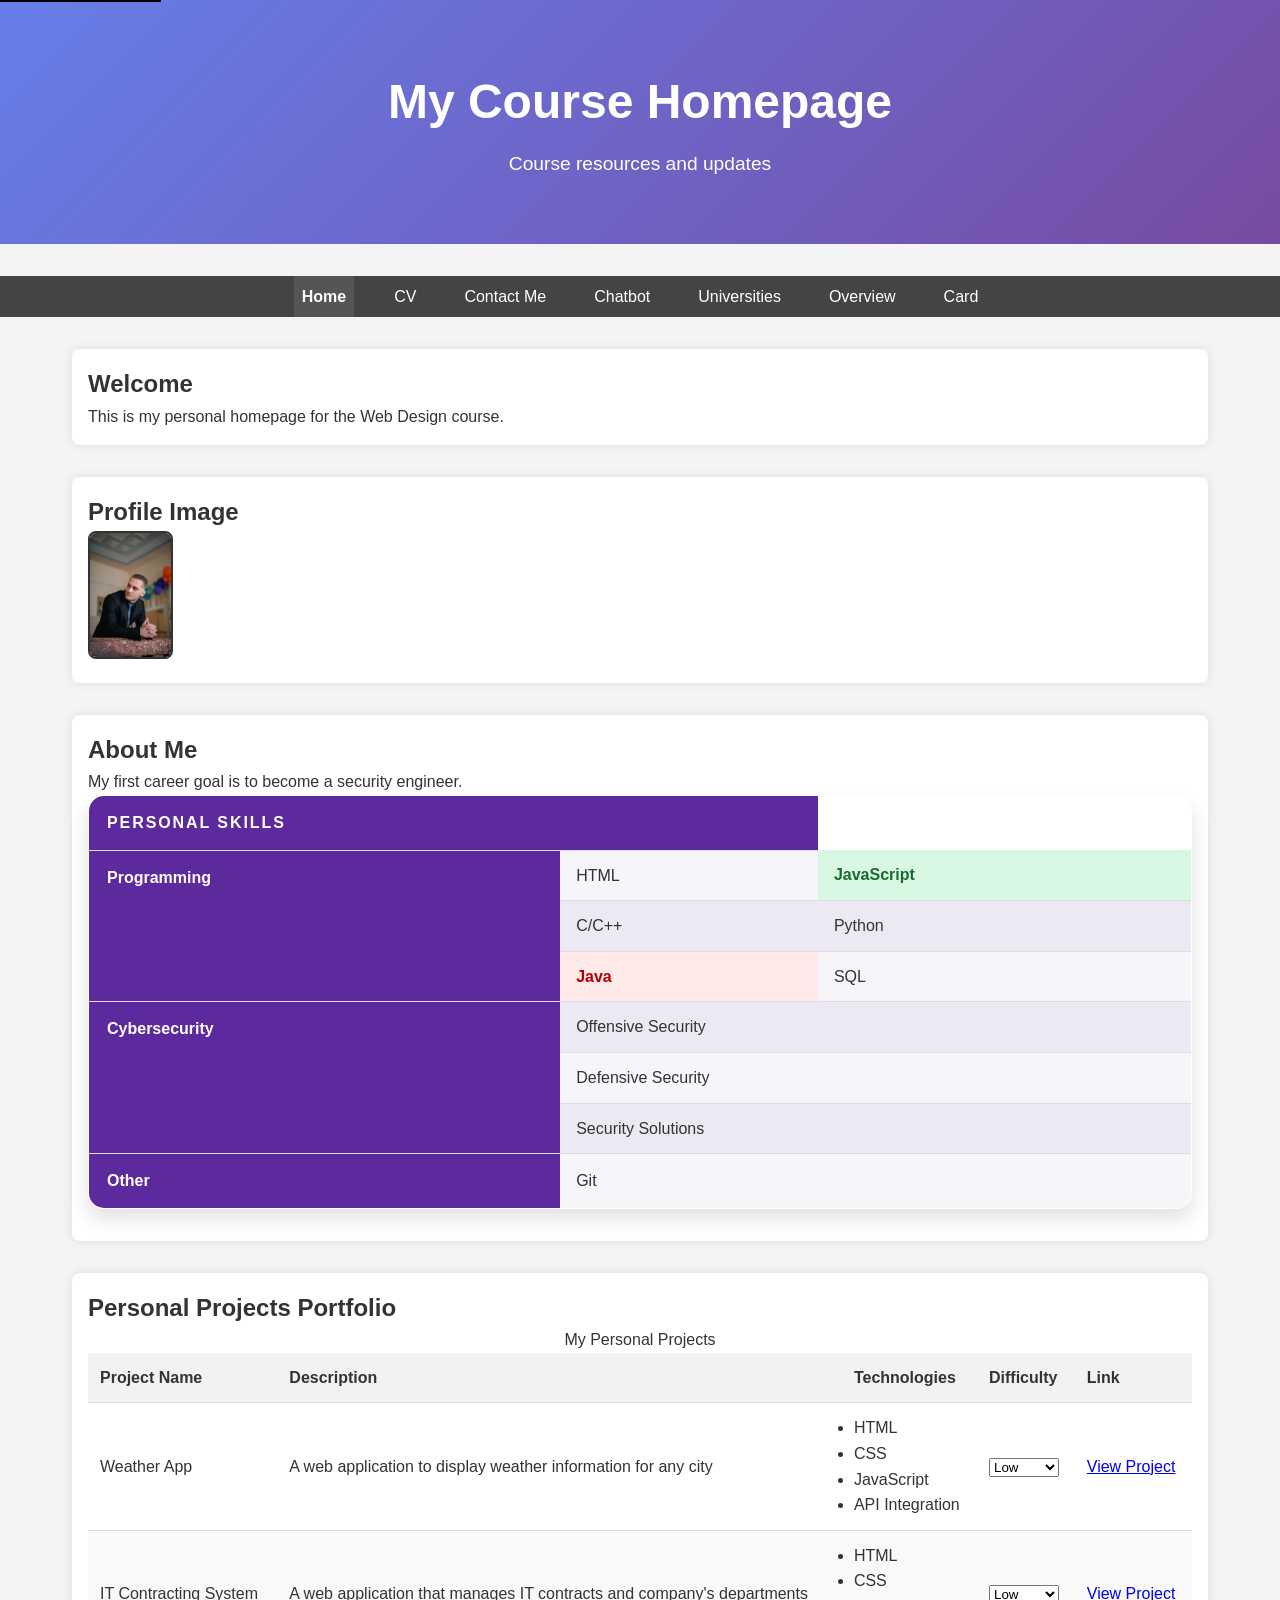
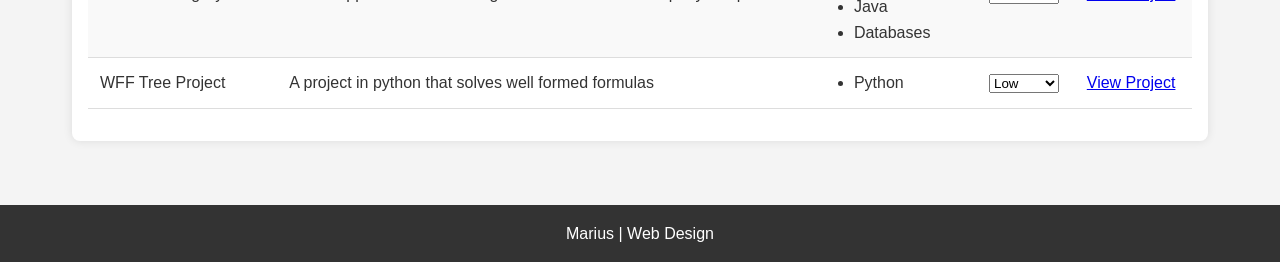
<file: index.html>
<!DOCTYPE html>
<html lang="en">

<head>
    <meta charset="UTF-8">
    <meta name="viewport" content="width=device-width, initial-scale=1.0">
    <title>Personal Course Homepage</title>
    <link rel="stylesheet" href="styles.css">
</head>

<body>
    <a href="#main-content" class="skip-link">Skip to main content</a>
    
    <header class="hero">
        <h1>My Course Homepage</h1>
        <p>Course resources and updates</p>
    </header>
    <nav aria-label="Main navigation">
        <ul>
            <li><a href="index.html" class="active">Home</a></li>
            <li><a href="CV.html">CV</a></li>
            <li><a href="contact.html">Contact Me</a></li>
            <li><a href="chatbot.html">Chatbot</a></li>
            <li><a href="universities.html">Universities</a></li>
            <li><a href="overview.html">Overview</a></li>
            <li><a href="card.html">Card</a></li>
        </ul>
    </nav>

    <main id="main-content">
        <section>
            <h2>Welcome</h2>
            <p>This is my personal homepage for the Web Design course.</p>
        </section>
        <section>
            <h2>Profile Image</h2>
            <img src="Marius.jpg" alt="My Profile Picture" width="85" height="128"
                style="border: 2px solid #333; border-radius: 8px;">
        </section>
        <section>
            <h2>About Me</h2>
            <p>My first career goal is to become a security engineer.</p>
            <table class="skills-table">
                <thead>
                    <tr>
                        <th scope="col" colspan="2">Personal Skills</th>
                    </tr>
                </thead>
                <tbody>
                    <tr>
                        <th scope="row" rowspan="3">Programming</th>
                        <td>HTML</td>
                        <td style="background: #d8f8e3; color: #196b2c; font-weight: 700;">JavaScript</td>
                    </tr>
                    <tr>
                        <td>C/C++</td>
                        <td>Python</td>
                    </tr>
                    <tr>
                        <td style="background: #ffe8e8; color: #b20000; font-weight: 700;">Java</td>
                        <td>SQL</td>
                    </tr>
                    <tr>
                        <th scope="row" rowspan="3">Cybersecurity</th>
                        <td colspan="2">Offensive Security</td>
                    </tr>
                    <tr>
                        <td colspan="2">Defensive Security</td>
                    </tr>
                    <tr>
                        <td colspan="2">Security Solutions</td>
                    </tr>
                    <tr>
                        <th scope="row">Other</th>
                        <td colspan="2">Git</td>
                    </tr>
                </tbody>
            </table>

        </section>
        <section>
            <h2>Personal Projects Portfolio</h2>
            <table class="portfolio-table">
                <caption>My Personal Projects</caption>
                <thead>
                    <tr>
                        <th scope="col">Project Name</th>
                        <th scope="col">Description</th>
                        <th scope="col">Technologies</th>
                        <th scope="col">Difficulty</th>
                        <th scope="col">Link</th>
                    </tr>
                </thead>
                <tbody>
                    <tr>
                        <td>Weather App</td>
                        <td>A web application to display weather information for any city</td>
                        <td>
                            <ul>
                                <li>HTML</li>
                                <li>CSS</li>
                                <li>JavaScript</li>
                                <li>API Integration</li>
                            </ul>
                        </td>
                        <td><select>
                                <option>Low</option>
                                <option>Medium</option>
                                <option>High</option>
                            </select></td>
                        <td><a href="https://github.com/MariusDinsoreanUVT">View Project</a></td>
                    </tr>
                    <tr>
                        <td>IT Contracting System</td>
                        <td>A web application that manages IT contracts and company's departments</td>
                        <td>
                            <ul>
                                <li>HTML</li>
                                <li>CSS</li>
                                <li>Java</li>
                                <li>Databases</li>
                            </ul>
                        </td>
                        <td><select>
                                <option>Low</option>
                                <option>Medium</option>
                                <option>High</option>
                            </select></td>
                        <td><a href="https://github.com/MariusDinsoreanUVT">View Project</a></td>
                    </tr>
                    <tr>
                        <td>WFF Tree Project</td>
                        <td>A project in python that solves well formed formulas</td>
                        <td>
                            <ul>
                                <li>Python</li>
                            </ul>
                        </td>
                        <td><select>
                                <option>Low</option>
                                <option>Medium</option>
                                <option>High</option>
                            </select></td>
                        <td><a href="https://github.com/MariusDinsoreanUVT/WFF_Tree_Project">View Project</a></td>
                    </tr>
                </tbody>
            </table>
        </section>
    </main>
    <footer>
        <p>Marius | Web Design</p>
    </footer>
</body>

</html>
</file>
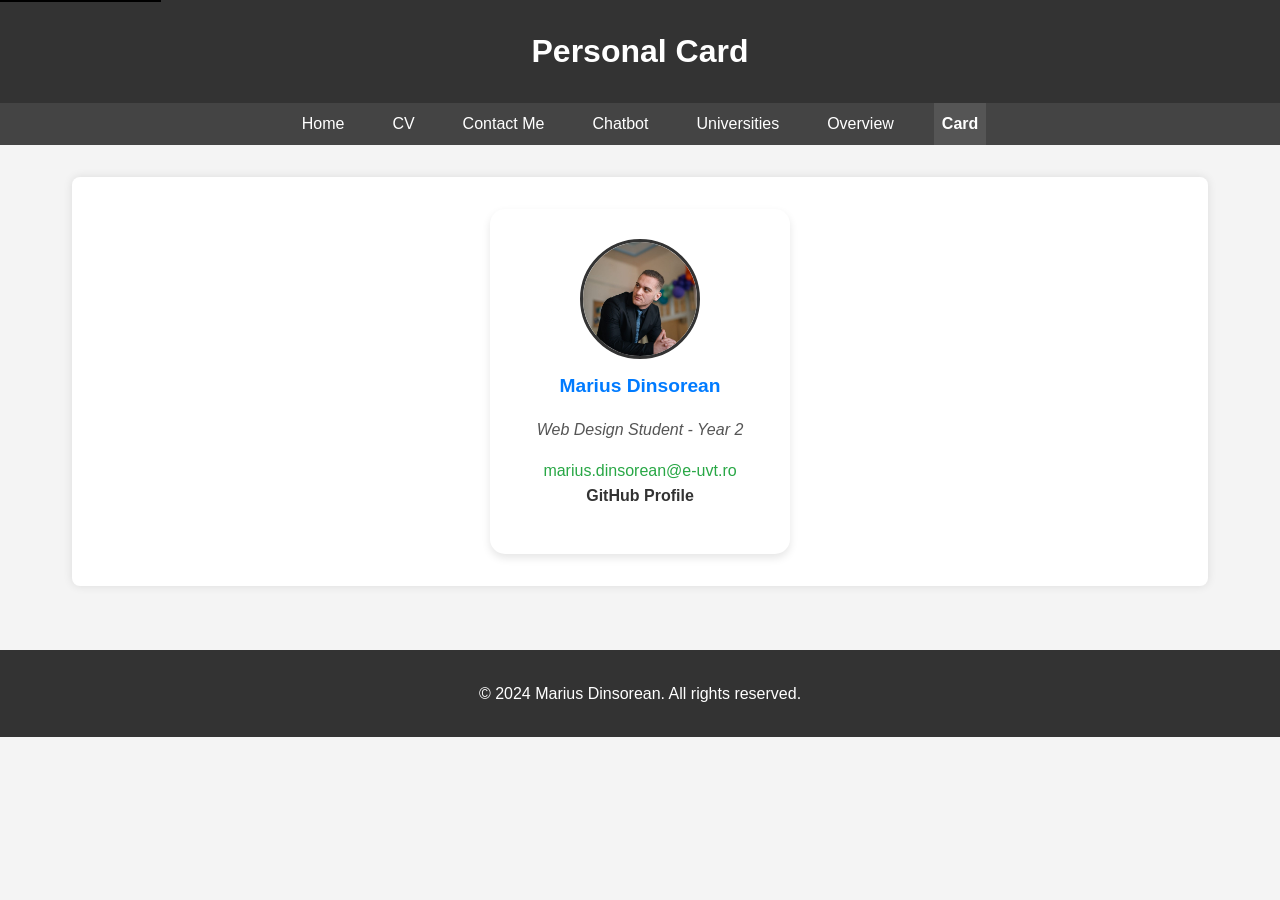
<file: card.html>
<!DOCTYPE html>
<html lang="en">
<head>
    <meta charset="UTF-8">
    <meta name="viewport" content="width=device-width, initial-scale=1.0">
    <title>Personal Card</title>
    <link rel="stylesheet" href="styles.css">
    <link rel="stylesheet" href="card.css">
</head>
<body>
    <a href="#main-content" class="skip-link">Skip to main content</a>
    
    <header>
        <h1>Personal Card</h1>
    </header>
    
    <nav aria-label="Main navigation">
        <ul>
            <li><a href="index.html">Home</a></li>
            <li><a href="CV.html">CV</a></li>
            <li><a href="contact.html">Contact Me</a></li>
            <li><a href="chatbot.html">Chatbot</a></li>
            <li><a href="universities.html">Universities</a></li>
            <li><a href="overview.html">Overview</a></li>
            <li><a href="card.html" class="active">Card</a></li>
        </ul>
    </nav>

    <main id="main-content">
        <section>
            <div id="card-container">
                <img src="Marius.jpg" alt="Profile Picture" class="profile-image">
                <h2 class="name-title">Marius Dinsorean</h2>
                <p class="subtitle">Web Design Student - Year 2</p>
                <p class="contact-info">
                    <a href="mailto:marius.dinsorean@e-uvt.ro" class="email-link">marius.dinsorean@e-uvt.ro</a><br>
                    <a href="https://github.com/MariusDinsoreanUVT" class="github-link" target="_blank">GitHub Profile</a>
                </p>
            </div>
        </section>
    </main>
    
    <footer>
        <p>&copy; 2024 Marius Dinsorean. All rights reserved.</p>
    </footer>
</body>
</html>
</file>
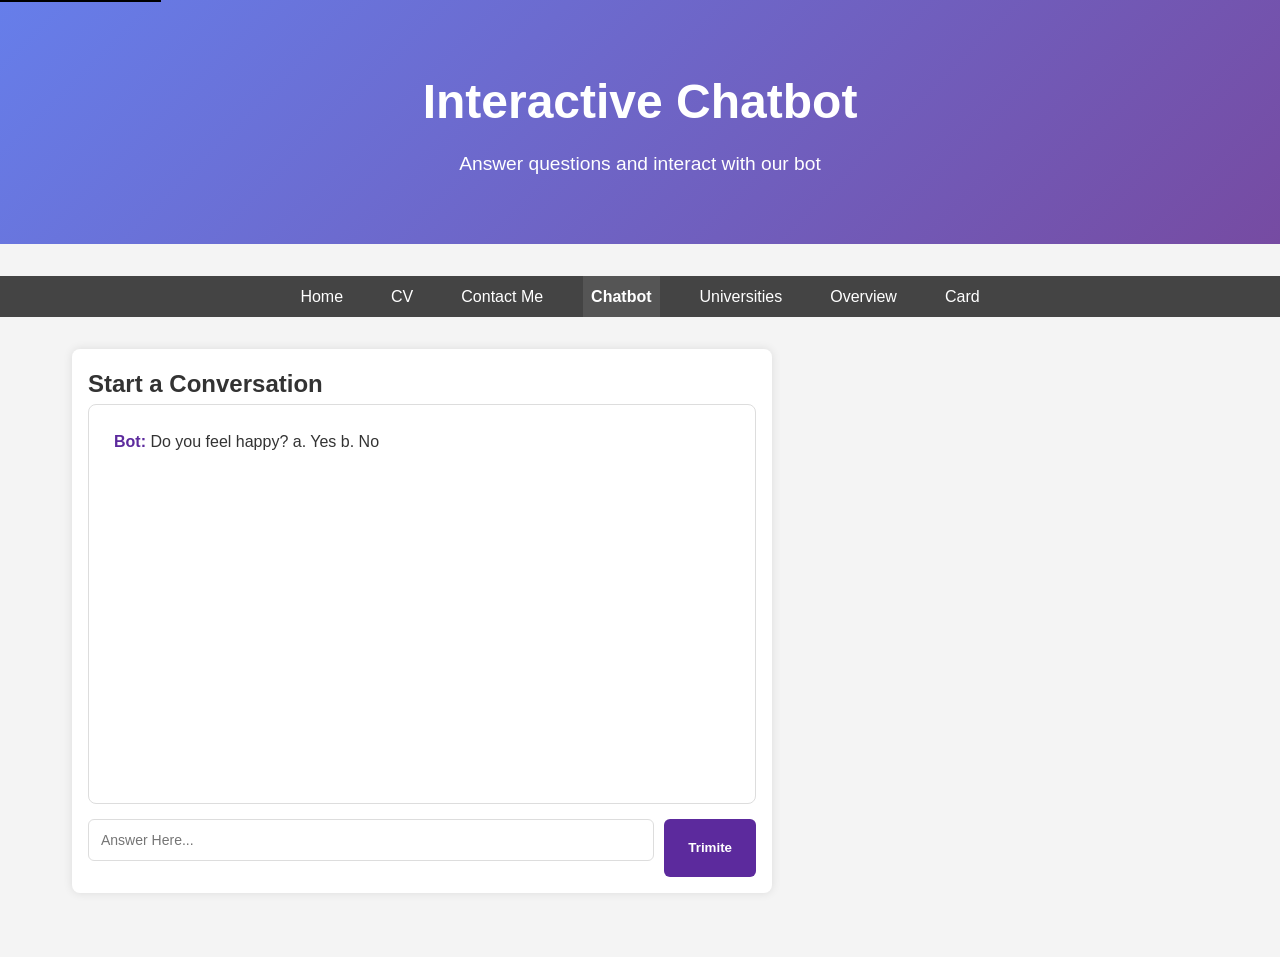
<file: chatbot.html>
<!DOCTYPE html>
<html lang="en">
<head>
    <meta charset="UTF-8">
    <meta name="viewport" content="width=device-width, initial-scale=1.0">
    <title>Chatbot</title>
    <link rel="stylesheet" href="styles.css">
    <link rel="stylesheet" href="chatbot.css">
</head>
<body>
    <a href="#main-content" class="skip-link">Skip to main content</a>
    
    <header class="hero">
        <h1>Interactive Chatbot</h1>
        <p>Answer questions and interact with our bot</p>
    </header>
    
    <nav aria-label="Main navigation">
        <ul>
            <li><a href="index.html">Home</a></li>
            <li><a href="CV.html">CV</a></li>
            <li><a href="contact.html">Contact Me</a></li>
            <li><a href="chatbot.html" class="active">Chatbot</a></li>
            <li><a href="universities.html">Universities</a></li>
            <li><a href="overview.html">Overview</a></li>
            <li><a href="card.html">Card</a></li>
        </ul>
    </nav>

    <main id="main-content">
        <section class="chatbot-section">
            <h2>Start a Conversation</h2>
            <div class="chat-container" id="chat-container">
            </div>
            <form id="chat-form">
                <input type="text" id="user-input" placeholder="Answer Here...">
                <button type="submit">Trimite</button>
            </form>
        </section>
    </main>

    <script src="chatbot.js"></script>
</body>
</html>
</file>
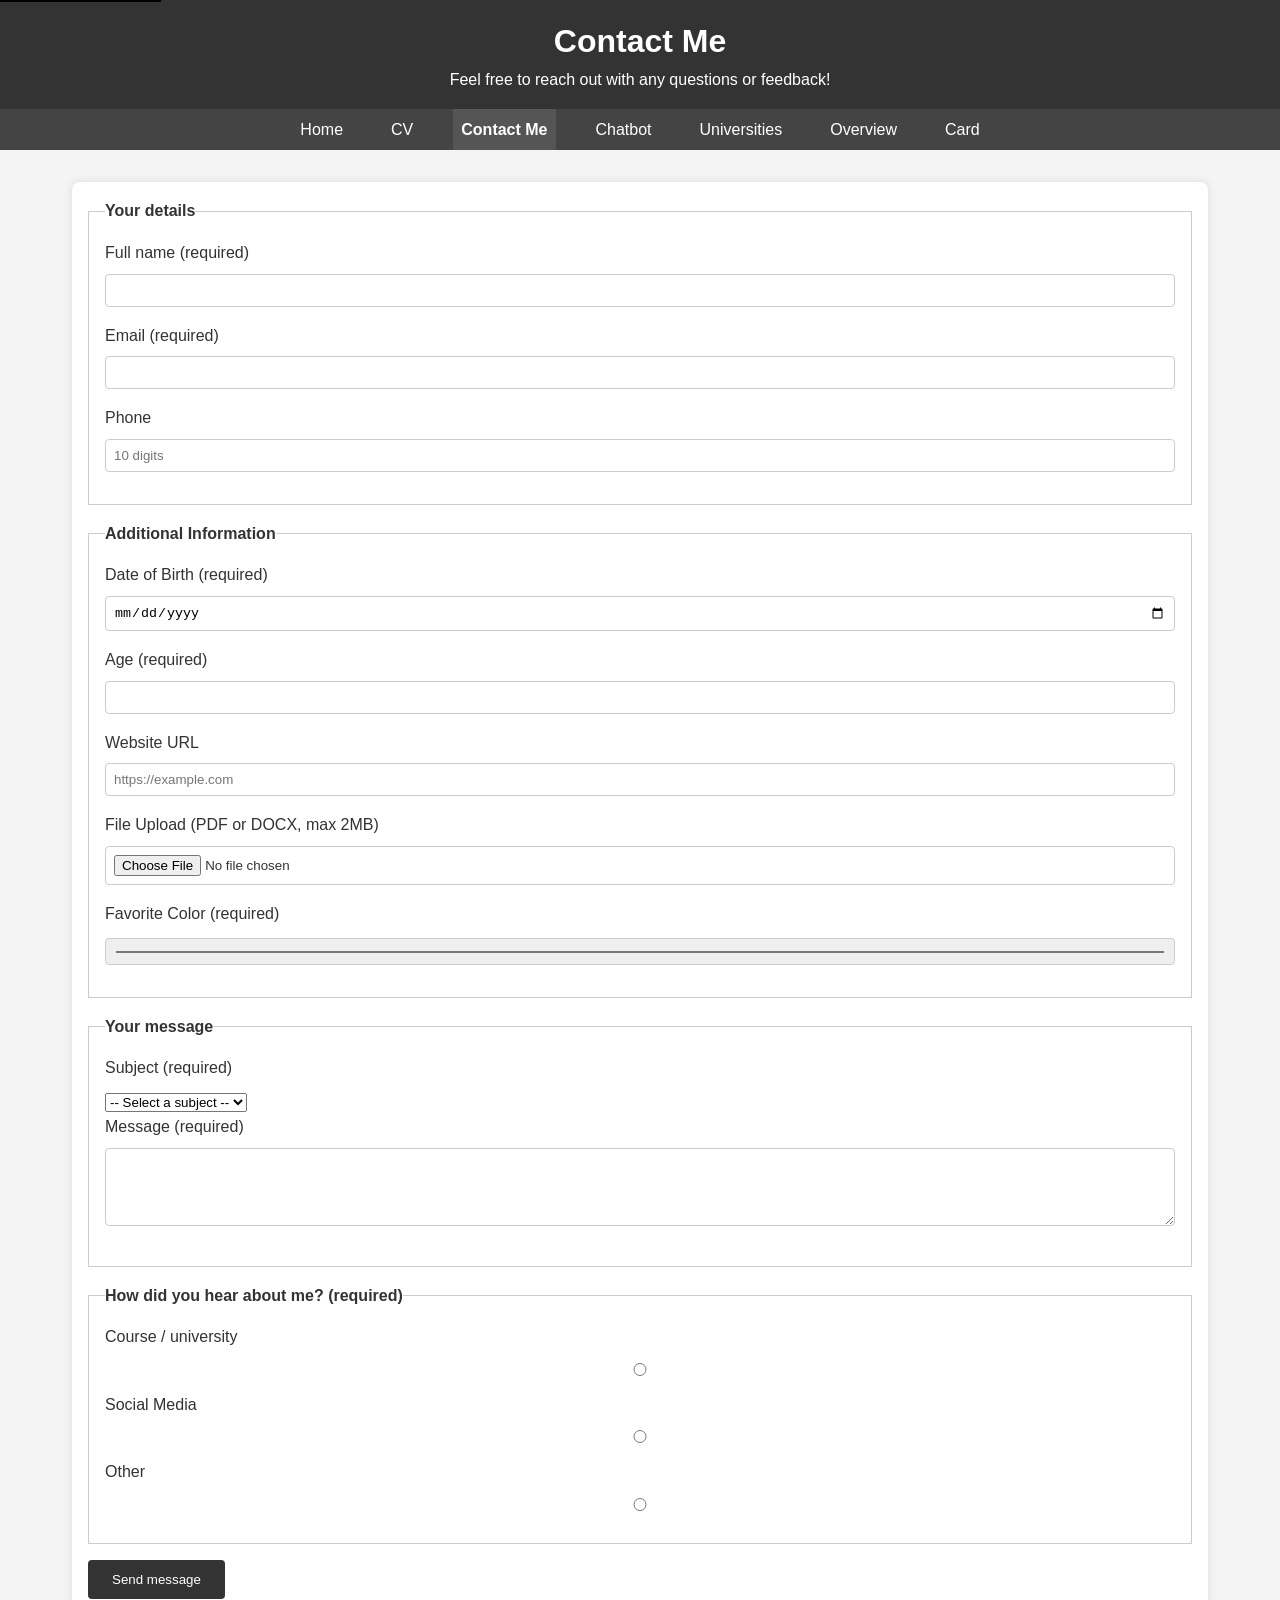
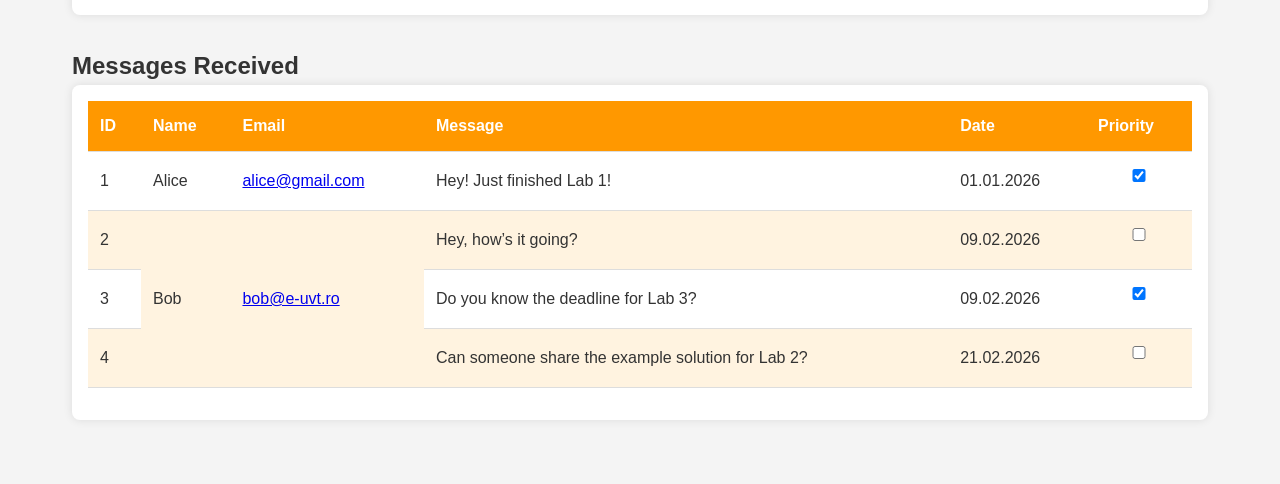
<file: contact.html>
<!DOCTYPE html>
<html lang="en">
    <head>
        <meta charset="UTF-8">
        <meta name="viewport" content="width=device-width, initial-scale=1.0">
        <title>Contact Form</title>
        <link rel="stylesheet" href="styles.css">
    </head>

<body>
    <a href="#main-content" class="skip-link">Skip to main content</a>
    
    <header>
        <h1>Contact Me</h1>
        <p>Feel free to reach out with any questions or feedback!</p>
    </header>
    
    <nav aria-label="Main navigation">
        <ul>
            <li><a href="index.html">Home</a></li>
            <li><a href="CV.html">CV</a></li>
            <li><a href="contact.html" class="active">Contact Me</a></li>
            <li><a href="chatbot.html">Chatbot</a></li>
            <li><a href="universities.html">Universities</a></li>
            <li><a href="overview.html">Overview</a></li>
            <li><a href="card.html">Card</a></li>
        </ul>
    </nav>
    
    <main id="main-content">
    <section>
        <form id="contactForm" method="post" action="#" aria-label="Contact form">
        <fieldset>
            <legend>Your details</legend>
            <label for="fullname">Full name (required)</label>
            <input type="text" id="fullname" name="fullname" required>
            <label for="email">Email (required)</label>
            <input type="email" id="email" name="email" required>
            <label for="phone">Phone</label>
            <input type="text" id="phone" name="phone" placeholder="10 digits">
        </fieldset>
        <fieldset>
            <legend>Additional Information</legend>
            <label for="dob">Date of Birth (required)</label>
            <input type="date" id="dob" name="dob" required>
            <label for="age">Age (required)</label>
            <input type="number" id="age" name="age" required min="18" max="60">
            <label for="website">Website URL</label>
            <input type="url" id="website" name="website" placeholder="https://example.com">
            <label for="fileUpload">File Upload (PDF or DOCX, max 2MB)</label>
            <input type="file" id="fileUpload" name="fileUpload" accept=".pdf,.docx">
            <label for="favColor">Favorite Color (required)</label>
            <input type="color" id="favColor" name="favColor" required>
        </fieldset>
        <fieldset>
            <legend>Your message</legend>
            <label for="subject">Subject (required)</label>
            <select id="subject" name="subject" required>
                <option value="">-- Select a subject --</option>
                <option value="inquiry">General Inquiry</option>
                <option value="feedback">Feedback</option>
                <option value="support">Support Request</option>
                <option value="other">Other</option>
            </select>
            <label for="msg">Message (required)</label>
            <textarea id="msg" name="message" rows="4" required></textarea>
        </fieldset>
        <fieldset>
            <legend>How did you hear about me? (required)</legend>
            <label for="hear-course">Course / university</label>
            <input type="radio" id="hear-course" name="hear" value="course">
            <label for="hear-search">Social Media</label>
            <input type="radio" id="hear-search" name="hear" value="search">
            <label for="hear-other">Other</label>
            <input type="radio" id="hear-other" name="hear" value="other">
        </fieldset>
        <button type="submit">Send message</button>
        </form>
    </section>

<h2>Messages Received</h2>
    <section>
        <table class="messages-table">
            <thead>
                <tr>
                    <th scope="col">ID</th>
                    <th scope="col">Name</th>
                    <th scope="col">Email</th>
                    <th scope="col">Message</th>
                    <th scope="col">Date</th>
                    <th scope="col">Priority</th>
                </tr>
            </thead>
            <tbody>
            <tr>
                <td>1</td>
                <td>Alice</td>
                <td><a href="mailto:alice@gmail.com">alice@gmail.com</a></td>
                <td>Hey! Just finished Lab 1!</td>
                <td>01.01.2026</td>
                <td><input type="checkbox" checked></td>
            </tr>
            <tr>
                <td>2</td>
                <td rowspan="3">Bob</td>
                <td rowspan="3"><a href="mailto:bob@e-uvt.ro">bob@e-uvt.ro</a></td>
                <td>Hey, how’s it going?</td>
                <td>09.02.2026</td>
                <td><input type="checkbox"></td>
            </tr>
            <tr>
                <td>3</td>
                <td>Do you know the deadline for Lab 3?</td>
                <td>09.02.2026</td>
                <td><input type="checkbox" checked></td>
            </tr>
            <tr>
                <td>4</td>
                <td>Can someone share the example solution for Lab 2?</td>
                <td>21.02.2026</td>
                <td><input type="checkbox"></td>
            </tr>
        </tbody>
        </table>
    </section>
    </main>
    <script src="validation.js"></script>
</body>
</html>
</file>
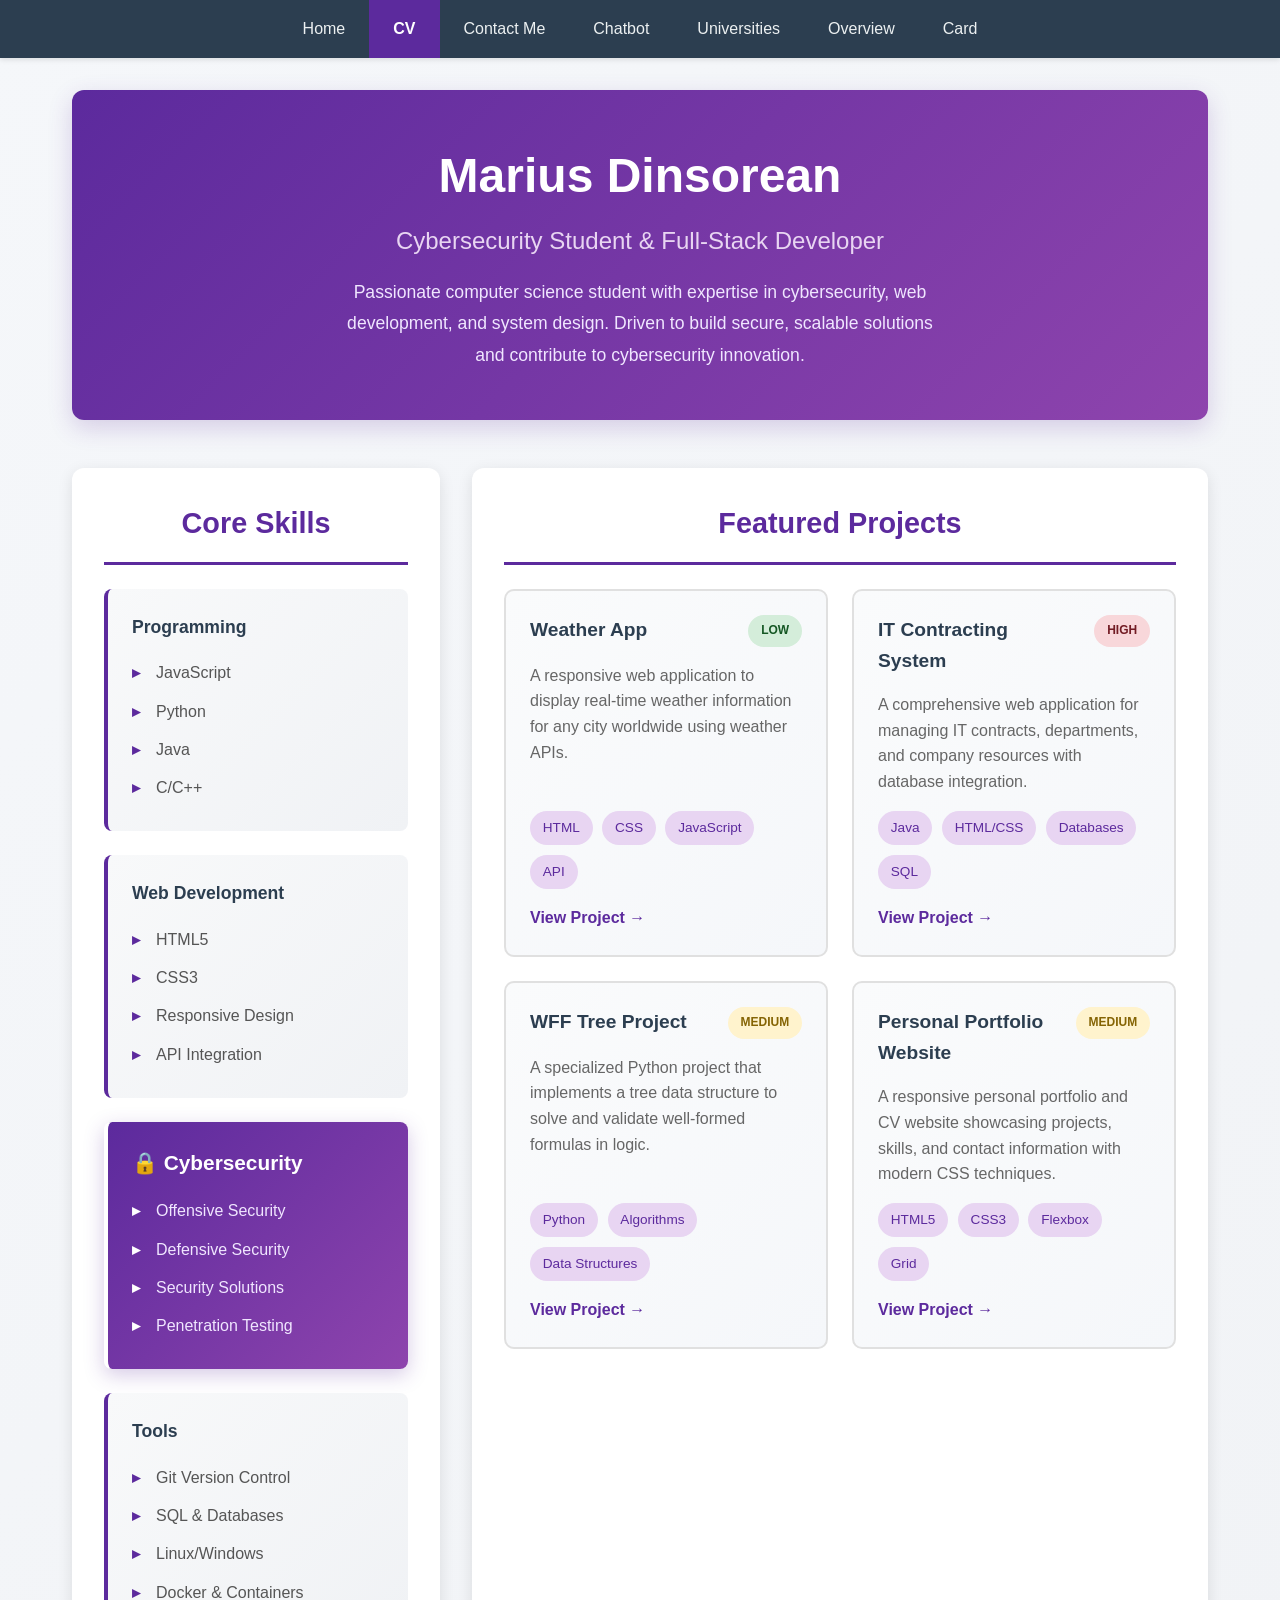
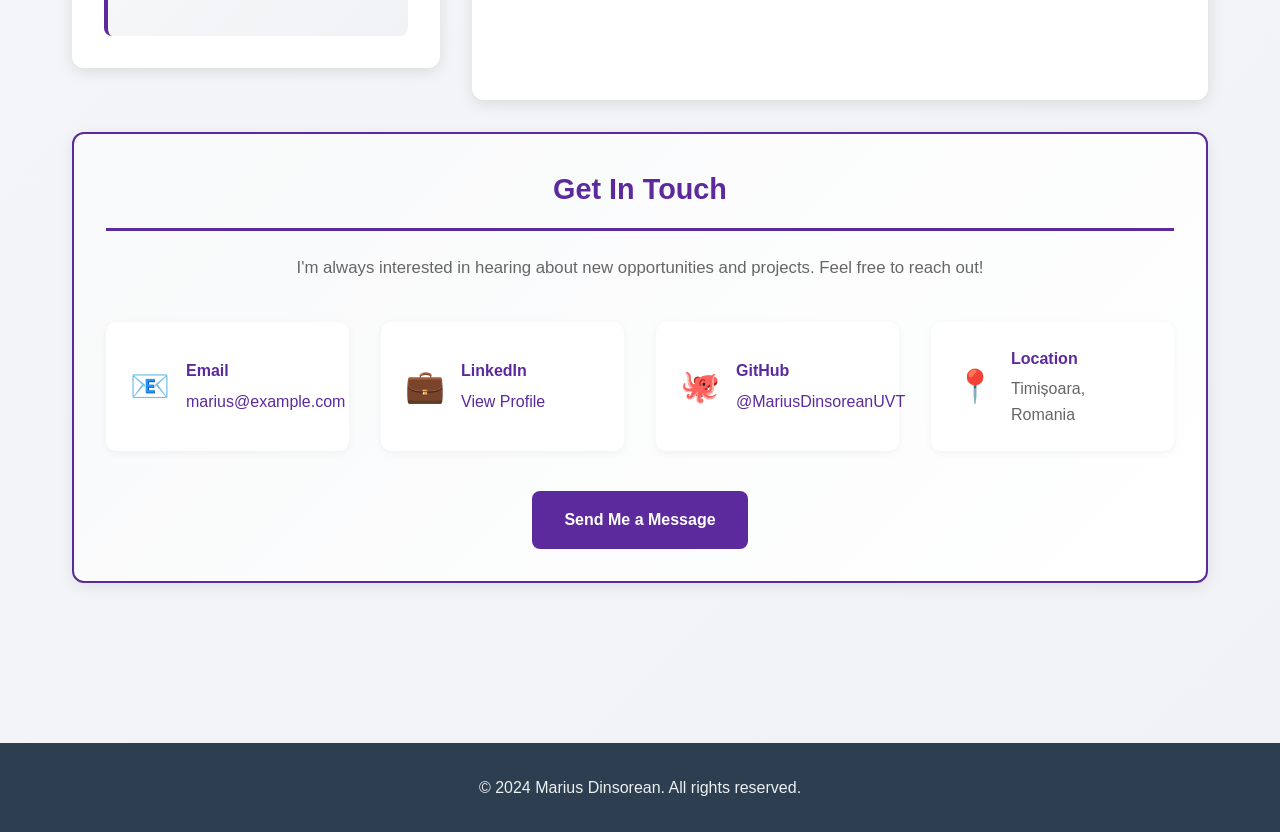
<file: CV.html>
<!DOCTYPE html>
<html lang="en">

<head>
    <meta charset="UTF-8">
    <meta name="viewport" content="width=device-width, initial-scale=1.0">
    <title>Marius Dinsorean - CV</title>
    <link rel="stylesheet" href="CV.css">
</head>

<body>
    <a href="#main-content" class="skip-link">Skip to main content</a>
    
    <nav aria-label="Main navigation">
        <ul>
            <li><a href="index.html">Home</a></li>
            <li><a href="CV.html" class="active">CV</a></li>
            <li><a href="contact.html">Contact Me</a></li>
            <li><a href="chatbot.html">Chatbot</a></li>
            <li><a href="universities.html">Universities</a></li>
            <li><a href="overview.html">Overview</a></li>
            <li><a href="card.html">Card</a></li>
        </ul>
    </nav>

    <div class="cv-container">
        <header class="profile-section">
            <h1>Marius Dinsorean</h1>
            <p class="title">Cybersecurity Student & Full-Stack Developer</p>
            <p class="description">Passionate computer science student with expertise in cybersecurity, web development, and system design. Driven to build secure, scalable solutions and contribute to cybersecurity innovation.</p>
        </header>

        <main id="main-content" class="cv-grid">
            <section class="skills-section">
                <h2>Core Skills</h2>
                <div class="skills-container">
                    <div class="skill-card">
                        <h3>Programming</h3>
                        <ul>
                            <li>JavaScript</li>
                            <li>Python</li>
                            <li>Java</li>
                            <li>C/C++</li>
                        </ul>
                    </div>
                    <div class="skill-card">
                        <h3>Web Development</h3>
                        <ul>
                            <li>HTML5</li>
                            <li>CSS3</li>
                            <li>Responsive Design</li>
                            <li>API Integration</li>
                        </ul>
                    </div>
                    <div class="skill-card featured">
                        <h3>🔒 Cybersecurity</h3>
                        <ul>
                            <li>Offensive Security</li>
                            <li>Defensive Security</li>
                            <li>Security Solutions</li>
                            <li>Penetration Testing</li>
                        </ul>
                    </div>
                    <div class="skill-card">
                        <h3>Tools</h3>
                        <ul>
                            <li>Git Version Control</li>
                            <li>SQL & Databases</li>
                            <li>Linux/Windows</li>
                            <li>Docker & Containers</li>
                        </ul>
                    </div>
                </div>
            </section>

            <section class="projects-section">
                <h2>Featured Projects</h2>
                <div class="projects-grid">
                    <article class="project-card">
                        <div class="project-header">
                            <h3>Weather App</h3>
                            <span class="difficulty low">Low</span>
                        </div>
                        <p class="project-desc">A responsive web application to display real-time weather information for any city worldwide using weather APIs.</p>
                        <div class="tech-tags">
                            <span>HTML</span>
                            <span>CSS</span>
                            <span>JavaScript</span>
                            <span>API</span>
                        </div>
                        <a href="https://github.com/MariusDinsoreanUVT" class="project-link">View Project →</a>
                    </article>

                    <article class="project-card">
                        <div class="project-header">
                            <h3>IT Contracting System</h3>
                            <span class="difficulty high">High</span>
                        </div>
                        <p class="project-desc">A comprehensive web application for managing IT contracts, departments, and company resources with database integration.</p>
                        <div class="tech-tags">
                            <span>Java</span>
                            <span>HTML/CSS</span>
                            <span>Databases</span>
                            <span>SQL</span>
                        </div>
                        <a href="https://github.com/MariusDinsoreanUVT" class="project-link">View Project →</a>
                    </article>

                    <article class="project-card">
                        <div class="project-header">
                            <h3>WFF Tree Project</h3>
                            <span class="difficulty medium">Medium</span>
                        </div>
                        <p class="project-desc">A specialized Python project that implements a tree data structure to solve and validate well-formed formulas in logic.</p>
                        <div class="tech-tags">
                            <span>Python</span>
                            <span>Algorithms</span>
                            <span>Data Structures</span>
                        </div>
                        <a href="https://github.com/MariusDinsoreanUVT/WFF_Tree_Project" class="project-link">View Project →</a>
                    </article>

                    <article class="project-card">
                        <div class="project-header">
                            <h3>Personal Portfolio Website</h3>
                            <span class="difficulty medium">Medium</span>
                        </div>
                        <p class="project-desc">A responsive personal portfolio and CV website showcasing projects, skills, and contact information with modern CSS techniques.</p>
                        <div class="tech-tags">
                            <span>HTML5</span>
                            <span>CSS3</span>
                            <span>Flexbox</span>
                            <span>Grid</span>
                        </div>
                        <a href="index.html" class="project-link">View Project →</a>
                    </article>
                </div>
            </section>

            <section class="contact-section">
                <h2>Get In Touch</h2>
                <div class="contact-content">
                    <p>I'm always interested in hearing about new opportunities and projects. Feel free to reach out!</p>
                    <div class="contact-info">
                        <div class="contact-item">
                            <span class="icon">📧</span>
                            <div>
                                <strong>Email</strong>
                                <p><a href="mailto:marius@example.com">marius@example.com</a></p>
                            </div>
                        </div>
                        <div class="contact-item">
                            <span class="icon">💼</span>
                            <div>
                                <strong>LinkedIn</strong>
                                <p><a href="https://www.linkedin.com/in/marius-d%C3%AEn%C8%99orean-a2304831a/" target="_blank">View Profile</a></p>
                            </div>
                        </div>
                        <div class="contact-item">
                            <span class="icon">🐙</span>
                            <div>
                                <strong>GitHub</strong>
                                <p><a href="https://github.com/MariusDinsoreanUVT" target="_blank">@MariusDinsoreanUVT</a></p>
                            </div>
                        </div>
                        <div class="contact-item">
                            <span class="icon">📍</span>
                            <div>
                                <strong>Location</strong>
                                <p>Timișoara, Romania</p>
                            </div>
                        </div>
                    </div>
                    <a href="contact.html" class="cta-button">Send Me a Message</a>
                </div>
            </section>
        </main>
    </div>

    <footer>
        <p>&copy; 2024 Marius Dinsorean. All rights reserved.</p>
    </footer>
</body>

</html>
</file>
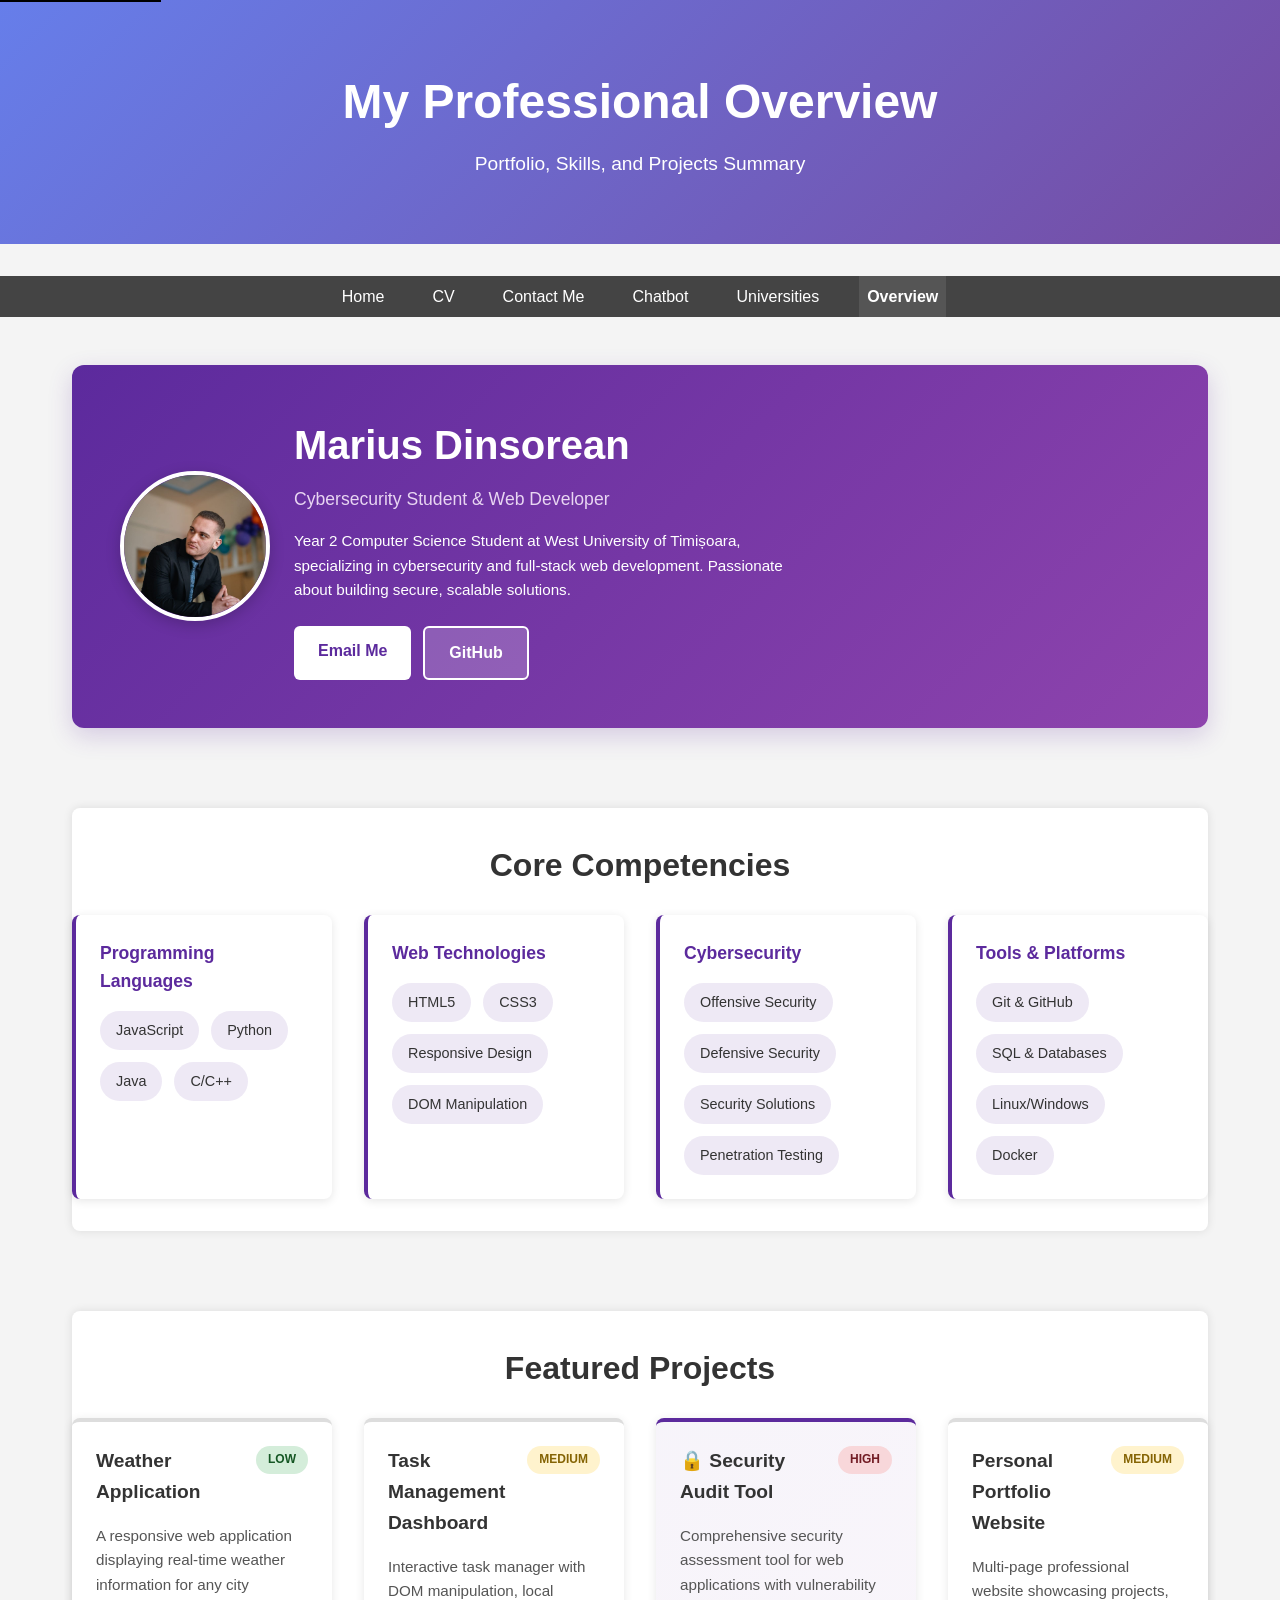
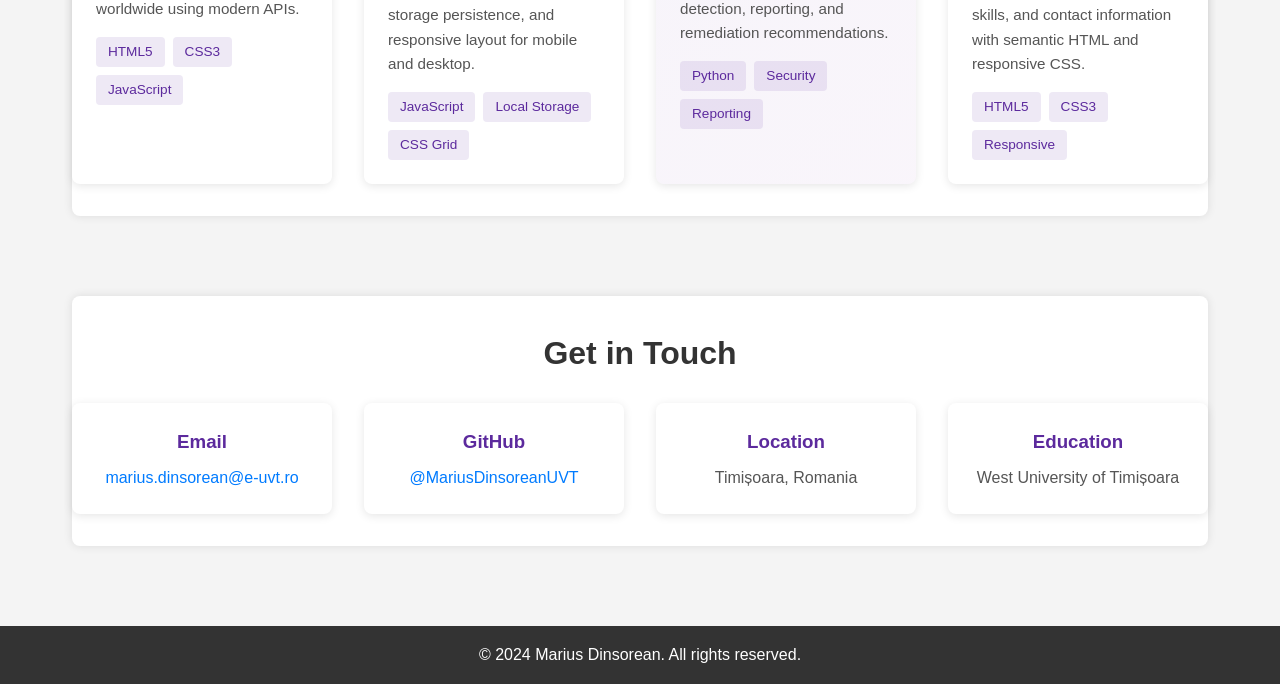
<file: overview.html>
<!DOCTYPE html>
<html lang="en">

<head>
    <meta charset="UTF-8">
    <meta name="viewport" content="width=device-width, initial-scale=1.0">
    <title>Profile Overview</title>
    <link rel="stylesheet" href="styles.css">
    <link rel="stylesheet" href="overview.css">
</head>

<body>
    <a href="#main-content" class="skip-link">Skip to main content</a>

    <header class="hero">
        <h1>My Professional Overview</h1>
        <p>Portfolio, Skills, and Projects Summary</p>
    </header>

    <nav aria-label="Main navigation">
        <ul>
            <li><a href="index.html">Home</a></li>
            <li><a href="CV.html">CV</a></li>
            <li><a href="contact.html">Contact Me</a></li>
            <li><a href="chatbot.html">Chatbot</a></li>
            <li><a href="universities.html">Universities</a></li>
            <li><a href="overview.html" class="active">Overview</a></li>
        </ul>
    </nav>

    <main id="main-content" class="overview-container">
        <!-- Profile Section -->
        <section class="profile-overview">
            <div class="profile-content">
                <img src="Marius.jpg" alt="Marius Dinsorean Profile" class="profile-image">
                <div class="profile-text">
                    <h2>Marius Dinsorean</h2>
                    <p class="role">Cybersecurity Student & Web Developer</p>
                    <p class="bio">Year 2 Computer Science Student at West University of Timișoara, specializing in cybersecurity and full-stack web development. Passionate about building secure, scalable solutions.</p>
                    <div class="contact-links">
                        <a href="mailto:marius.dinsorean@e-uvt.ro" class="btn-primary">Email Me</a>
                        <a href="https://github.com/MariusDinsoreanUVT" target="_blank" class="btn-secondary">GitHub</a>
                    </div>
                </div>
            </div>
        </section>

        <!-- Skills Section -->
        <section class="skills-overview">
            <h2>Core Competencies</h2>
            <div class="skills-grid">
                <div class="skill-item">
                    <h3>Programming Languages</h3>
                    <ul>
                        <li>JavaScript</li>
                        <li>Python</li>
                        <li>Java</li>
                        <li>C/C++</li>
                    </ul>
                </div>
                <div class="skill-item">
                    <h3>Web Technologies</h3>
                    <ul>
                        <li>HTML5</li>
                        <li>CSS3</li>
                        <li>Responsive Design</li>
                        <li>DOM Manipulation</li>
                    </ul>
                </div>
                <div class="skill-item">
                    <h3>Cybersecurity</h3>
                    <ul>
                        <li>Offensive Security</li>
                        <li>Defensive Security</li>
                        <li>Security Solutions</li>
                        <li>Penetration Testing</li>
                    </ul>
                </div>
                <div class="skill-item">
                    <h3>Tools & Platforms</h3>
                    <ul>
                        <li>Git & GitHub</li>
                        <li>SQL & Databases</li>
                        <li>Linux/Windows</li>
                        <li>Docker</li>
                    </ul>
                </div>
            </div>
        </section>

        <!-- Featured Projects Section -->
        <section class="projects-overview">
            <h2>Featured Projects</h2>
            <div class="projects-container">
                <article class="project-card">
                    <div class="card-header">
                        <h3>Weather Application</h3>
                        <span class="difficulty-badge low">Low</span>
                    </div>
                    <p>A responsive web application displaying real-time weather information for any city worldwide using modern APIs.</p>
                    <div class="card-tech">
                        <span>HTML5</span>
                        <span>CSS3</span>
                        <span>JavaScript</span>
                    </div>
                </article>

                <article class="project-card">
                    <div class="card-header">
                        <h3>Task Management Dashboard</h3>
                        <span class="difficulty-badge medium">Medium</span>
                    </div>
                    <p>Interactive task manager with DOM manipulation, local storage persistence, and responsive layout for mobile and desktop.</p>
                    <div class="card-tech">
                        <span>JavaScript</span>
                        <span>Local Storage</span>
                        <span>CSS Grid</span>
                    </div>
                </article>

                <article class="project-card featured-card">
                    <div class="card-header">
                        <h3>🔒 Security Audit Tool</h3>
                        <span class="difficulty-badge high">High</span>
                    </div>
                    <p>Comprehensive security assessment tool for web applications with vulnerability detection, reporting, and remediation recommendations.</p>
                    <div class="card-tech">
                        <span>Python</span>
                        <span>Security</span>
                        <span>Reporting</span>
                    </div>
                </article>

                <article class="project-card">
                    <div class="card-header">
                        <h3>Personal Portfolio Website</h3>
                        <span class="difficulty-badge medium">Medium</span>
                    </div>
                    <p>Multi-page professional website showcasing projects, skills, and contact information with semantic HTML and responsive CSS.</p>
                    <div class="card-tech">
                        <span>HTML5</span>
                        <span>CSS3</span>
                        <span>Responsive</span>
                    </div>
                </article>
            </div>
        </section>

        <!-- Contact Section -->
        <section class="contact-overview">
            <h2>Get in Touch</h2>
            <div class="contact-grid">
                <div class="contact-item">
                    <h3>Email</h3>
                    <p><a href="mailto:marius.dinsorean@e-uvt.ro">marius.dinsorean@e-uvt.ro</a></p>
                </div>
                <div class="contact-item">
                    <h3>GitHub</h3>
                    <p><a href="https://github.com/MariusDinsoreanUVT" target="_blank">@MariusDinsoreanUVT</a></p>
                </div>
                <div class="contact-item">
                    <h3>Location</h3>
                    <p>Timișoara, Romania</p>
                </div>
                <div class="contact-item">
                    <h3>Education</h3>
                    <p>West University of Timișoara</p>
                </div>
            </div>
        </section>
    </main>

    <footer>
        <p>&copy; 2024 Marius Dinsorean. All rights reserved.</p>
    </footer>
</body>

</html>
</file>
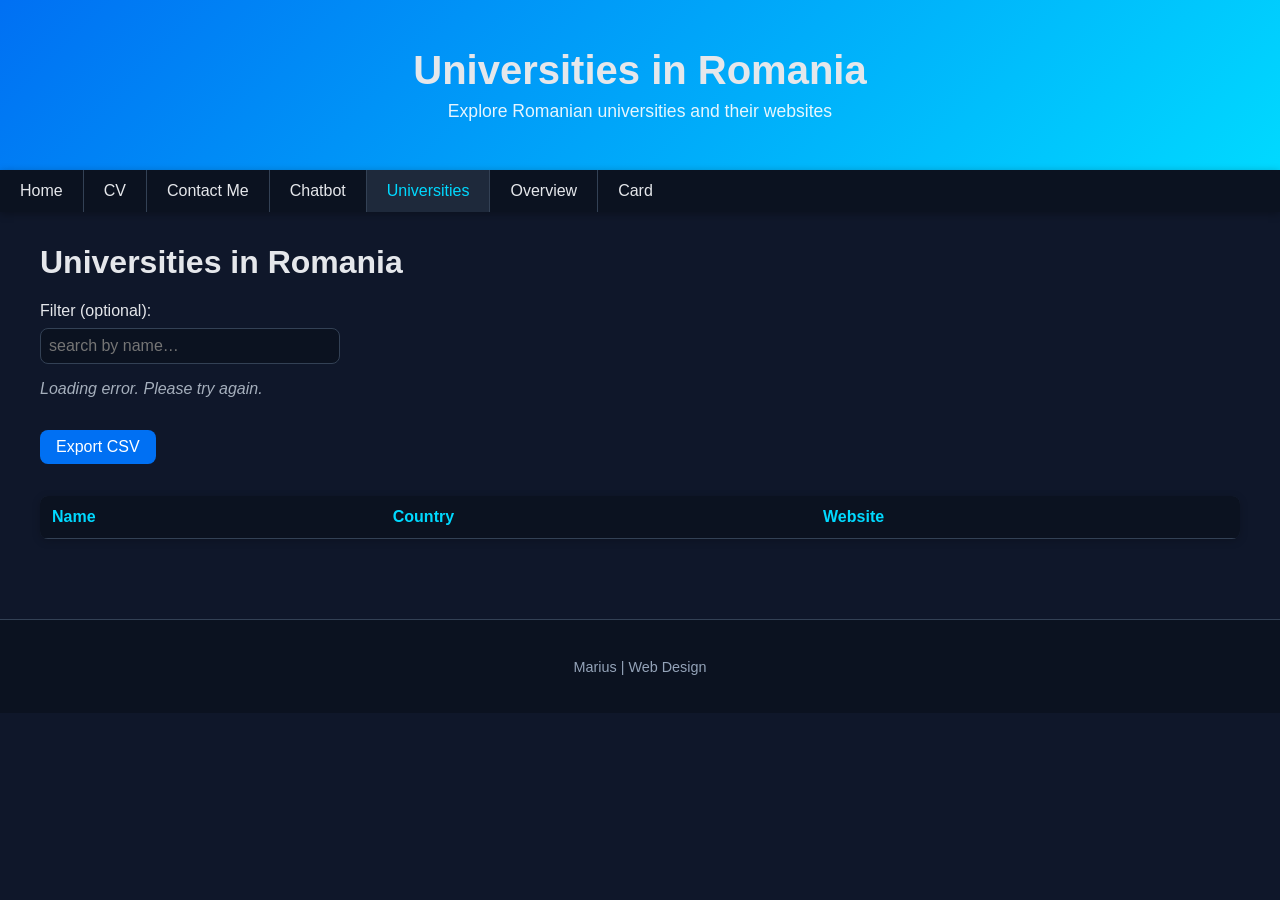
<file: universities.html>
<!DOCTYPE html>
<html lang="en">

<head>
    <meta charset="UTF-8">
    <meta name="viewport" content="width=device-width, initial-scale=1.0">
    <title>Universities in Romania</title>
    <link rel="stylesheet" href="universities.css">
</head>

<body>
    <a href="#main-content" class="skip-link">Skip to main content</a>
    
    <header class="hero">
        <h1>Universities in Romania</h1>
        <p>Explore Romanian universities and their websites</p>
    </header>
    <nav aria-label="Main navigation">
        <ul>
            <li><a href="index.html">Home</a></li>
            <li><a href="CV.html">CV</a></li>
            <li><a href="contact.html">Contact Me</a></li>
            <li><a href="chatbot.html">Chatbot</a></li>
            <li><a href="universities.html" class="active">Universities</a></li>
            <li><a href="overview.html">Overview</a></li>
            <li><a href="card.html">Card</a></li>
        </ul>
    </nav>

    <main id="main-content">
        <div class="container">
            <h1>Universities in Romania</h1>
            <label for="q">Filter (optional):</label>
            <input id="q" placeholder="search by name…" />

            <div id="status" class="status"></div>

            <button id="exportCsv" class="export-btn">Export CSV</button>

            <table>
                <thead>
                    <tr>
                        <th>Name</th>
                        <th>Country</th>
                        <th>Website</th>
                    </tr>
                </thead>
                <tbody id="tbody"></tbody>
            </table>
        </div>
    </main>

    <footer>
        <p>Marius | Web Design</p>
    </footer>

    <script src="universities.js"></script>
</body>

</html>
</file>
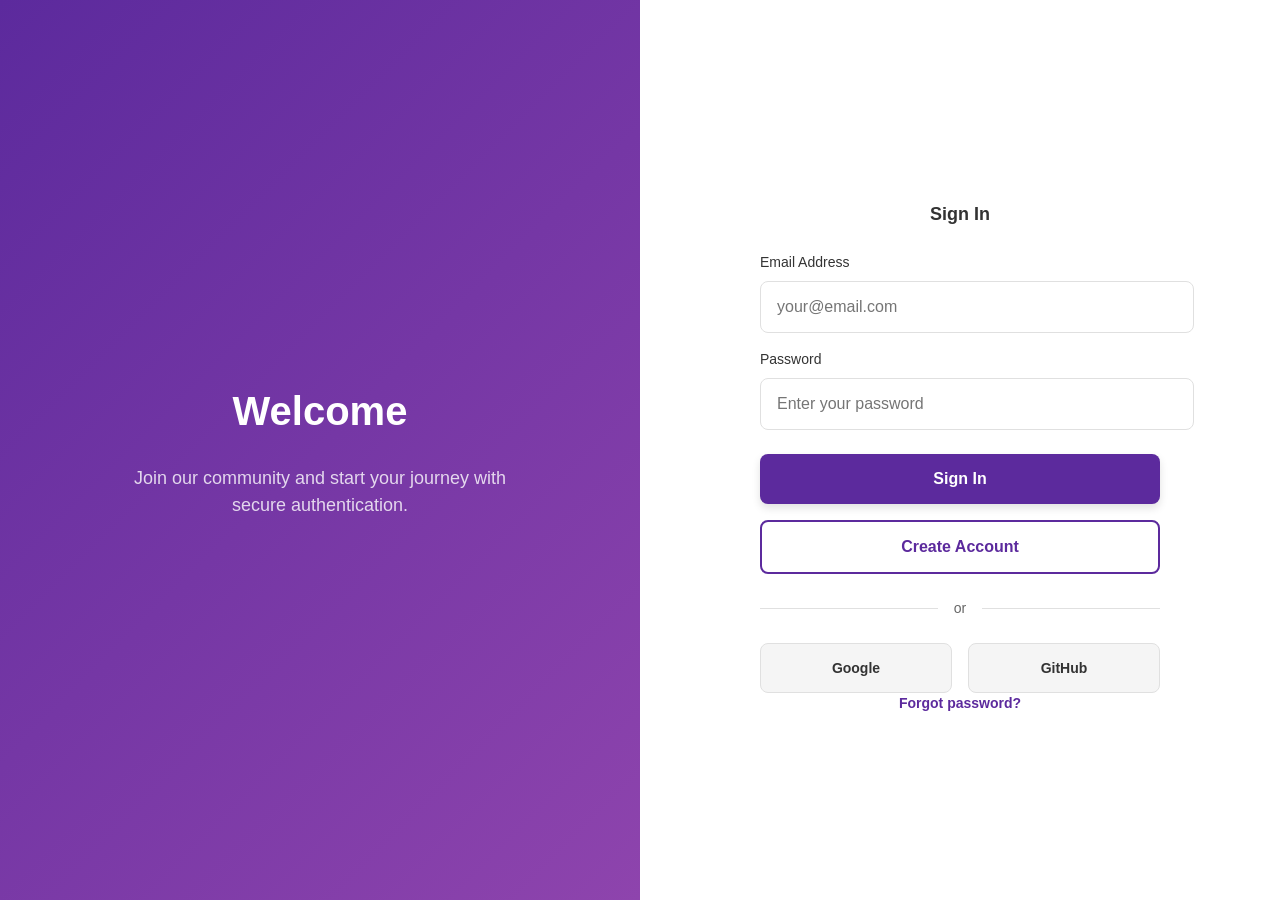
<file: assets/figma-auth-demo.html>
<!DOCTYPE html>
<html lang="en">
<head>
    <meta charset="UTF-8">
    <meta name="viewport" content="width=device-width, initial-scale=1.0">
    <title>Authentication Interface - Figma Design</title>
    <link rel="stylesheet" href="../figma-auth.css">
    <style>
        body {
            margin: 0;
            padding: 0;
        }
    </style>
</head>
<body>
    <div class="auth-container">
        <!-- Left Panel (Branding) -->
        <div class="auth-panel-left">
            <h1>Welcome</h1>
            <p>Join our community and start your journey with secure authentication.</p>
        </div>

        <!-- Right Panel (Form) -->
        <div class="auth-panel-right">
            <form class="auth-form">
                <h2>Sign In</h2>

                <div class="form-group">
                    <label for="email" class="form-label">Email Address</label>
                    <input type="email" id="email" class="form-input" placeholder="your@email.com" required>
                </div>

                <div class="form-group">
                    <label for="password" class="form-label">Password</label>
                    <input type="password" id="password" class="form-input" placeholder="Enter your password" required>
                </div>

                <div class="form-actions">
                    <button type="submit" class="btn btn-primary">Sign In</button>
                    <button type="button" class="btn btn-secondary">Create Account</button>
                </div>

                <div class="divider">
                    <span>or</span>
                </div>

                <div class="social-buttons">
                    <button type="button" class="btn btn-social">Google</button>
                    <button type="button" class="btn btn-social">GitHub</button>
                </div>

                <div class="form-link">
                    <a href="#">Forgot password?</a>
                </div>
            </form>
        </div>
    </div>
</body>
</html>
</file>
<file: styles.css>
* {
    margin: 0;
    padding: 0;
    box-sizing: border-box;
}

/* Skip link styling */
.skip-link {
    position: absolute;
    top: -40px;
    left: 0;
    background: #000;
    color: #fff;
    padding: 8px;
    text-decoration: none;
    z-index: 100;
}

.skip-link:focus {
    top: 0;
}

body {
    font-family: Arial, sans-serif;
    line-height: 1.6;
    color: #333;
    background-color: #f4f4f4;
}

header {
    background-color: #333;
    color: #fff;
    padding: 1rem;
    text-align: center;
}

nav ul {
    list-style: none;
    display: flex;
    justify-content: center;
    background-color: #444;
}

nav li {
    margin: 0 1rem;
}

nav a {
    color: #fff;
    text-decoration: none;
    padding: 0.5rem;
    display: block;
}

nav a:hover {
    background-color: #555;
}

nav a.active {
    background-color: #555;
    font-weight: bold;
}

main {
    max-width: 1200px;
    margin: 0 auto;
    padding: 2rem;
}

section {
    margin-bottom: 2rem;
    padding: 1rem;
    background-color: #fff;
    border-radius: 8px;
    box-shadow: 0 0 10px rgba(0,0,0,0.1);
}

table {
    width: 100%;
    border-collapse: collapse;
    margin-bottom: 1rem;
}

th, td {
    padding: 12px;
    text-align: left;
    border-bottom: 1px solid #ddd;
}

th {
    background-color: #f2f2f2;
    font-weight: bold;
}

tr:nth-child(even) {
    background-color: #f9f9f9;
}

tr:hover {
    background-color: #e9e9e9;
}

.skills-table {
    border: 1px solid rgba(92, 42, 157, 0.35);
    border-radius: 16px;
    overflow: hidden;
    box-shadow: 0 10px 20px rgba(0, 0, 0, 0.12);
}

.skills-table thead th {
    background-color: #5c2a9d;
    color: #fff;
    text-transform: uppercase;
    letter-spacing: 0.12em;
    padding: 14px 18px;
    font-weight: 700;
    text-align: left;
}

.skills-table tbody tr th {
    background-color: #5c2a9d;
    color: #fff;
    padding: 14px 18px;
    vertical-align: top;
    font-weight: 700;
    text-align: left;
}

.skills-table tbody tr:nth-child(odd) td {
    background-color: rgba(92, 42, 157, 0.05);
}

.skills-table tbody tr:nth-child(even) td {
    background-color: rgba(92, 42, 157, 0.08);
}

.skills-table td {
    padding: 12px 16px;
}

.messages-table th {
    background-color: #FF9800;
    color: white;
}

.messages-table tr:nth-child(even) {
    background-color: #fff3e0;
}

footer {
    text-align: center;
    padding: 1rem;
    background-color: #333;
    color: #fff;
}

.hero {
    background: linear-gradient(135deg, #667eea 0%, #764ba2 100%);
    color: #fff;
    padding: 4rem 2rem;
    text-align: center;
    margin-bottom: 2rem;
}

.hero h1 {
    font-size: 3rem;
    margin-bottom: 0.5rem;
}

.hero p {
    font-size: 1.2rem;
}

fieldset {
    margin-bottom: 1rem;
    padding: 1rem;
    border: 1px solid #ccc;
}

legend {
    font-weight: bold;
}

label {
    display: block;
    margin-bottom: 0.5rem;
}

input, textarea {
    width: 100%;
    padding: 0.5rem;
    margin-bottom: 1rem;
    border: 1px solid #ccc;
    border-radius: 4px;
}

button {
    background-color: #333;
    color: #fff;
    padding: 0.75rem 1.5rem;
    border: none;
    border-radius: 4px;
    cursor: pointer;
}

button:hover {
    background-color: #555;
}
</file>
<file: card.css>
/* Skip link styling */
.skip-link {
    position: absolute;
    top: -40px;
    left: 0;
    background: #000;
    color: #fff;
    padding: 8px;
    text-decoration: none;
    z-index: 100;
}

.skip-link:focus {
    top: 0;
}

body {
    font-family: 'Arial', sans-serif;
    background-color: #f4f4f4;
}

section {
    display: flex;
    justify-content: center;
    align-items: center;
    min-height: 400px;
    padding: 2rem;
}

h1 {
    font-size: 2rem;
    margin: 10px 0;
}

h2 {
    font-size: 1.2rem;
    color: #666;
    margin: 5px 0;
}

img {
    border-radius: 50%;
    border: 3px solid #333;
}

p {
    margin: 15px 0;
    text-align: center;
}

a {
    text-decoration: none;
    color: #007bff;
}

a:hover {
    text-decoration: underline;
}

.profile-image {
    width: 120px;
    height: 120px;
    object-fit: cover;
}

.name-title {
    color: #333;
    font-weight: bold;
}

.subtitle {
    font-style: italic;
    color: #555;
}

.contact-info {
    font-size: 1rem;
}

.email-link {
    color: #28a745;
}

.github-link {
    color: #333;
    font-weight: bold;
}

#card-container {
    background-color: #fff;
    border-radius: 15px;
    box-shadow: 0 4px 8px rgba(0, 0, 0, 0.1);
    padding: 30px;
    text-align: center;
    max-width: 300px;
    width: 100%;
}

.name-title {
    color: #007bff;
    font-weight: bold;
}
</file>
<file: chatbot.css>
/* Chatbot specific styles */
.chatbot-section {
    max-width: 700px;
}

.chat-container {
    max-width: 700px;
    width: 100%;
    height: 400px;
    padding: 15px;
    background-color: #fff;
    border-radius: 8px;
    border: 1px solid #ddd;
    margin-bottom: 15px;
    overflow-y: auto;
}

.message {
    margin-bottom: 12px;
    padding: 10px;
    border-radius: 6px;
    line-height: 1.5;
}

.message strong {
    color: #5c2a9d;
    font-weight: 700;
}

#chat-form {
    display: flex;
    gap: 10px;
}

#user-input {
    flex: 1;
    padding: 12px;
    border: 1px solid #ddd;
    border-radius: 6px;
    font-size: 14px;
    font-family: Arial, sans-serif;
}

#user-input:focus {
    outline: none;
    border-color: #5c2a9d;
    box-shadow: 0 0 5px rgba(92, 42, 157, 0.3);
}

#chat-form button {
    padding: 12px 24px;
    background-color: #5c2a9d;
    color: #fff;
    border: none;
    border-radius: 6px;
    cursor: pointer;
    font-weight: 700;
    transition: background-color 0.3s ease;
}

#chat-form button:hover {
    background-color: #4a1f7b;
}
</file>
<file: CV.css>
* {
    margin: 0;
    padding: 0;
    box-sizing: border-box;
}

/* Skip link styling */
.skip-link {
    position: absolute;
    top: -40px;
    left: 0;
    background: #000;
    color: #fff;
    padding: 8px;
    text-decoration: none;
    z-index: 100;
}

.skip-link:focus {
    top: 0;
}

body {
    font-family: 'Segoe UI', Tahoma, Geneva, Verdana, sans-serif;
    line-height: 1.6;
    color: #333;
    background: linear-gradient(135deg, #f5f7fa 0%, #f0f2f5 100%);
    min-height: 100vh;
}

nav {
    background-color: #2c3e50;
    padding: 0;
    position: sticky;
    top: 0;
    z-index: 100;
    box-shadow: 0 2px 5px rgba(0, 0, 0, 0.1);
}

nav ul {
    list-style: none;
    display: flex;
    justify-content: center;
    max-width: 1200px;
    margin: 0 auto;
}

nav li {
    margin: 0;
}

nav a {
    color: #ecf0f1;
    text-decoration: none;
    padding: 1rem 1.5rem;
    display: block;
    transition: all 0.3s ease;
}

nav a:hover,
nav a.active {
    background-color: #5c2a9d;
    color: #fff;
    font-weight: 600;
}

.cv-container {
    max-width: 1200px;
    margin: 0 auto;
    padding: 2rem;
}

.profile-section {
    background: linear-gradient(135deg, #5c2a9d 0%, #8e44ad 100%);
    color: #fff;
    padding: 3rem 2rem;
    border-radius: 12px;
    text-align: center;
    margin-bottom: 3rem;
    box-shadow: 0 8px 25px rgba(92, 42, 157, 0.2);
}

.profile-section h1 {
    font-size: 3rem;
    margin-bottom: 0.5rem;
    font-weight: 700;
}

.profile-section .title {
    font-size: 1.5rem;
    color: #e8d5f2;
    margin-bottom: 1rem;
    font-weight: 500;
}

.profile-section .description {
    font-size: 1.1rem;
    max-width: 600px;
    margin: 0 auto;
    line-height: 1.8;
    color: #f0e6ff;
}

.cv-grid {
    display: grid;
    grid-template-columns: 1fr 2fr;
    gap: 2rem;
    margin-bottom: 3rem;
}

.skills-section {
    background-color: #fff;
    padding: 2rem;
    border-radius: 12px;
    box-shadow: 0 4px 15px rgba(0, 0, 0, 0.1);
    height: fit-content;
}

.skills-section h2 {
    color: #5c2a9d;
    margin-bottom: 1.5rem;
    font-size: 1.8rem;
    text-align: center;
    padding-bottom: 1rem;
    border-bottom: 3px solid #5c2a9d;
}

.skills-container {
    display: flex;
    flex-direction: column;
    gap: 1.5rem;
}

.skill-card {
    background: linear-gradient(135deg, #f8f9fa 0%, #f0f2f5 100%);
    padding: 1.5rem;
    border-left: 4px solid #5c2a9d;
    border-radius: 8px;
    transition: all 0.3s ease;
}

.skill-card:hover {
    box-shadow: 0 4px 12px rgba(92, 42, 157, 0.15);
    transform: translateX(5px);
}

.skill-card h3 {
    color: #2c3e50;
    margin-bottom: 0.8rem;
    font-size: 1.1rem;
}

.skill-card ul {
    list-style: none;
    padding-left: 0;
}

.skill-card li {
    color: #555;
    padding: 0.4rem 0;
    padding-left: 1.5rem;
    position: relative;
}

.skill-card li:before {
    content: "▸";
    color: #5c2a9d;
    position: absolute;
    left: 0;
    font-weight: bold;
}

.skill-card.featured {
    background: linear-gradient(135deg, #5c2a9d 0%, #8e44ad 100%);
    color: #fff;
    border-left: 4px solid #fff;
    box-shadow: 0 6px 20px rgba(92, 42, 157, 0.25);
}

.skill-card.featured h3 {
    color: #fff;
    font-size: 1.3rem;
}

.skill-card.featured li {
    color: #f0e6ff;
}

.skill-card.featured li:before {
    color: #fff;
}

.projects-section {
    grid-column: 2;
    grid-row: 1 / span 2;
    background-color: #fff;
    padding: 2rem;
    border-radius: 12px;
    box-shadow: 0 4px 15px rgba(0, 0, 0, 0.1);
}

.projects-section h2 {
    color: #5c2a9d;
    margin-bottom: 1.5rem;
    font-size: 1.8rem;
    text-align: center;
    padding-bottom: 1rem;
    border-bottom: 3px solid #5c2a9d;
}

.projects-grid {
    display: grid;
    grid-template-columns: 1fr 1fr;
    gap: 1.5rem;
}

.project-card {
    background: linear-gradient(135deg, #fafbfc 0%, #f5f7fa 100%);
    padding: 1.5rem;
    border-radius: 10px;
    border: 2px solid #e0e0e0;
    transition: all 0.3s ease;
    display: flex;
    flex-direction: column;
}

.project-card:hover {
    border-color: #5c2a9d;
    box-shadow: 0 8px 20px rgba(92, 42, 157, 0.15);
    transform: translateY(-5px);
}

.project-header {
    display: flex;
    justify-content: space-between;
    align-items: start;
    margin-bottom: 1rem;
    gap: 1rem;
}

.project-card h3 {
    color: #2c3e50;
    font-size: 1.2rem;
    margin: 0;
    flex: 1;
}

.difficulty {
    font-size: 0.75rem;
    padding: 0.4rem 0.8rem;
    border-radius: 20px;
    font-weight: 600;
    text-transform: uppercase;
    white-space: nowrap;
}

.difficulty.low {
    background-color: #d4edda;
    color: #155724;
}

.difficulty.medium {
    background-color: #fff3cd;
    color: #856404;
}

.difficulty.high {
    background-color: #f8d7da;
    color: #721c24;
}

.project-desc {
    color: #666;
    margin-bottom: 1rem;
    flex: 1;
}

.tech-tags {
    display: flex;
    flex-wrap: wrap;
    gap: 0.6rem;
    margin-bottom: 1rem;
}

.tech-tags span {
    background-color: #e8d5f2;
    color: #5c2a9d;
    padding: 0.4rem 0.8rem;
    border-radius: 20px;
    font-size: 0.85rem;
    font-weight: 500;
}

.project-link {
    color: #5c2a9d;
    text-decoration: none;
    font-weight: 600;
    transition: all 0.3s ease;
    align-self: flex-start;
}

.project-link:hover {
    color: #8e44ad;
    font-size: 1.05rem;
}

.contact-section {
    grid-column: 1 / -1;
    background: linear-gradient(135deg, #f8f9fa 0%, #fff 100%);
    padding: 2rem;
    border-radius: 12px;
    border: 2px solid #5c2a9d;
    box-shadow: 0 4px 15px rgba(0, 0, 0, 0.08);
    margin-bottom: 2rem;
}

.contact-section h2 {
    color: #5c2a9d;
    margin-bottom: 1.5rem;
    font-size: 1.8rem;
    text-align: center;
    padding-bottom: 1rem;
    border-bottom: 3px solid #5c2a9d;
}

.contact-content {
    display: flex;
    flex-direction: column;
    gap: 1.5rem;
}

.contact-content > p {
    text-align: center;
    color: #666;
    font-size: 1.05rem;
}

.contact-info {
    display: flex;
    flex-wrap: wrap;
    gap: 2rem;
    justify-content: center;
    margin: 1rem 0;
}

.contact-item {
    display: flex;
    align-items: center;
    gap: 1rem;
    background-color: #fff;
    padding: 1.5rem;
    border-radius: 10px;
    box-shadow: 0 2px 8px rgba(0, 0, 0, 0.05);
    flex: 1;
    min-width: 200px;
    max-width: 250px;
}

.contact-item .icon {
    font-size: 2rem;
}

.contact-item div {
    display: flex;
    flex-direction: column;
}

.contact-item strong {
    color: #5c2a9d;
    margin-bottom: 0.3rem;
}

.contact-item p {
    margin: 0;
    color: #666;
}

.contact-item a {
    color: #5c2a9d;
    text-decoration: none;
    font-weight: 500;
}

.contact-item a:hover {
    text-decoration: underline;
}

.cta-button {
    background-color: #5c2a9d;
    color: #fff;
    padding: 1rem 2rem;
    border-radius: 8px;
    text-decoration: none;
    font-weight: 600;
    transition: all 0.3s ease;
    align-self: center;
    display: inline-block;
}

.cta-button:hover {
    background-color: #8e44ad;
    box-shadow: 0 6px 20px rgba(92, 42, 157, 0.3);
    transform: translateY(-2px);
}

footer {
    background-color: #2c3e50;
    color: #ecf0f1;
    text-align: center;
    padding: 2rem;
    margin-top: 3rem;
}

@media (max-width: 768px) {
    .cv-container {
        padding: 1rem;
    }

    .profile-section {
        padding: 2rem 1rem;
    }

    .profile-section h1 {
        font-size: 2rem;
    }

    .profile-section .title {
        font-size: 1.2rem;
    }

    .cv-grid {
        grid-template-columns: 1fr;
        gap: 1.5rem;
    }

    .projects-section {
        grid-column: 1;
        grid-row: auto;
    }

    .projects-grid {
        grid-template-columns: 1fr;
    }

    .contact-info {
        flex-direction: column;
        gap: 1rem;
    }

    .contact-item {
        flex: none;
        width: 100%;
        max-width: none;
    }

    nav ul {
        flex-wrap: wrap;
    }

    nav a {
        padding: 0.75rem 1rem;
    }
}

@media (max-width: 480px) {
    .profile-section h1 {
        font-size: 1.5rem;
    }

    .profile-section .title {
        font-size: 1rem;
    }

    .skills-section h2,
    .projects-section h2,
    .contact-section h2 {
        font-size: 1.3rem;
    }

    .project-header {
        flex-direction: column;
    }

    .difficulty {
        align-self: flex-start;
    }

    nav a {
        padding: 0.5rem 0.75rem;
        font-size: 0.9rem;
    }
}
</file>
<file: overview.css>
/* Overview Page Responsive Styles */
/* Mobile-first approach: single column by default, enhance with Grid/Flexbox for larger screens */

.overview-container {
    display: flex;
    flex-direction: column;
    gap: 2rem;
    max-width: 1200px;
    margin: 0 auto;
    padding: 2rem 1rem;
}

/* Profile Overview Section */
.profile-overview {
    background: linear-gradient(135deg, #5c2a9d 0%, #8e44ad 100%);
    color: #fff;
    padding: 2rem;
    border-radius: 12px;
    box-shadow: 0 8px 25px rgba(92, 42, 157, 0.2);
}

.profile-content {
    display: flex;
    flex-direction: column;
    align-items: center;
    gap: 1.5rem;
    text-align: center;
}

.profile-image {
    width: 120px;
    height: 120px;
    border-radius: 50%;
    border: 4px solid #fff;
    object-fit: cover;
    box-shadow: 0 4px 15px rgba(0, 0, 0, 0.2);
}

.profile-text h2 {
    font-size: 1.75rem;
    margin-bottom: 0.5rem;
}

.profile-text .role {
    font-size: 1.1rem;
    color: #e8d5f2;
    margin-bottom: 1rem;
    font-weight: 500;
}

.profile-text .bio {
    font-size: 0.95rem;
    line-height: 1.6;
    margin-bottom: 1.5rem;
    max-width: 500px;
}

.contact-links {
    display: flex;
    flex-direction: column;
    gap: 0.75rem;
    width: 100%;
}

.btn-primary,
.btn-secondary {
    padding: 0.75rem 1.5rem;
    border-radius: 6px;
    text-decoration: none;
    font-weight: 600;
    transition: all 0.3s ease;
    display: inline-block;
}

.btn-primary {
    background-color: #fff;
    color: #5c2a9d;
}

.btn-primary:hover {
    background-color: #f0f0f0;
    transform: translateY(-2px);
}

.btn-secondary {
    background-color: rgba(255, 255, 255, 0.2);
    color: #fff;
    border: 2px solid #fff;
}

.btn-secondary:hover {
    background-color: rgba(255, 255, 255, 0.3);
}

/* Skills Overview Section */
.skills-overview {
    padding: 2rem 0;
}

.skills-overview h2 {
    font-size: 2rem;
    margin-bottom: 1.5rem;
    text-align: center;
    color: #333;
}

.skills-grid {
    display: grid;
    grid-template-columns: 1fr;
    gap: 1.5rem;
}

.skill-item {
    background: #fff;
    padding: 1.5rem;
    border-radius: 8px;
    box-shadow: 0 2px 10px rgba(0, 0, 0, 0.1);
    border-left: 4px solid #5c2a9d;
}

.skill-item h3 {
    color: #5c2a9d;
    margin-bottom: 1rem;
    font-size: 1.1rem;
}

.skill-item ul {
    list-style: none;
    display: flex;
    flex-wrap: wrap;
    gap: 0.75rem;
}

.skill-item li {
    background: rgba(92, 42, 157, 0.1);
    color: #333;
    padding: 0.5rem 1rem;
    border-radius: 20px;
    font-size: 0.9rem;
}

/* Projects Overview Section */
.projects-overview {
    padding: 2rem 0;
}

.projects-overview h2 {
    font-size: 2rem;
    margin-bottom: 1.5rem;
    text-align: center;
    color: #333;
}

.projects-container {
    display: grid;
    grid-template-columns: 1fr;
    gap: 1.5rem;
}

.project-card {
    background: #fff;
    border-radius: 8px;
    padding: 1.5rem;
    box-shadow: 0 2px 10px rgba(0, 0, 0, 0.1);
    transition: all 0.3s ease;
    border-top: 4px solid #ddd;
}

.project-card:hover {
    transform: translateY(-4px);
    box-shadow: 0 8px 25px rgba(0, 0, 0, 0.15);
}

.project-card.featured-card {
    border-top: 4px solid #5c2a9d;
    background: linear-gradient(135deg, rgba(92, 42, 157, 0.05) 0%, rgba(142, 68, 173, 0.05) 100%);
}

.card-header {
    display: flex;
    justify-content: space-between;
    align-items: flex-start;
    margin-bottom: 1rem;
    gap: 1rem;
}

.card-header h3 {
    color: #333;
    font-size: 1.2rem;
}

.difficulty-badge {
    padding: 0.25rem 0.75rem;
    border-radius: 20px;
    font-size: 0.75rem;
    font-weight: 600;
    text-transform: uppercase;
    white-space: nowrap;
}

.difficulty-badge.low {
    background-color: #d4edda;
    color: #155724;
}

.difficulty-badge.medium {
    background-color: #fff3cd;
    color: #856404;
}

.difficulty-badge.high {
    background-color: #f8d7da;
    color: #721c24;
}

.project-card p {
    color: #555;
    line-height: 1.6;
    margin-bottom: 1rem;
    font-size: 0.95rem;
}

.card-tech {
    display: flex;
    flex-wrap: wrap;
    gap: 0.5rem;
}

.card-tech span {
    background: rgba(92, 42, 157, 0.1);
    color: #5c2a9d;
    padding: 0.25rem 0.75rem;
    border-radius: 4px;
    font-size: 0.85rem;
    font-weight: 500;
}

/* Contact Overview Section */
.contact-overview {
    padding: 2rem 0;
}

.contact-overview h2 {
    font-size: 2rem;
    margin-bottom: 1.5rem;
    text-align: center;
    color: #333;
}

.contact-grid {
    display: grid;
    grid-template-columns: 1fr;
    gap: 1.5rem;
}

.contact-item {
    background: #fff;
    padding: 1.5rem;
    border-radius: 8px;
    box-shadow: 0 2px 10px rgba(0, 0, 0, 0.1);
    text-align: center;
}

.contact-item h3 {
    color: #5c2a9d;
    margin-bottom: 0.5rem;
}

.contact-item p {
    color: #555;
}

.contact-item a {
    color: #007bff;
    text-decoration: none;
    font-weight: 500;
}

.contact-item a:hover {
    text-decoration: underline;
}

/* Tablet/Medium screens: 2 columns for skills and contact */
@media (min-width: 768px) {
    .overview-container {
        padding: 2rem;
    }

    .profile-content {
        flex-direction: row;
        text-align: left;
    }

    .profile-text h2 {
        font-size: 2rem;
    }

    .contact-links {
        flex-direction: row;
        width: auto;
    }

    .skills-grid {
        grid-template-columns: repeat(2, 1fr);
    }

    .projects-container {
        grid-template-columns: repeat(2, 1fr);
    }

    .contact-grid {
        grid-template-columns: repeat(2, 1fr);
    }
}

/* Desktop: 4 columns for skills, responsive adjustments */
@media (min-width: 1024px) {
    .overview-container {
        padding: 3rem 2rem;
    }

    .skills-grid {
        grid-template-columns: repeat(4, 1fr);
    }

    .projects-container {
        grid-template-columns: repeat(4, 1fr);
    }

    .contact-grid {
        grid-template-columns: repeat(4, 1fr);
    }

    .profile-image {
        width: 150px;
        height: 150px;
    }

    .profile-text h2 {
        font-size: 2.5rem;
    }
}

/* Large screens: optimize spacing */
@media (min-width: 1200px) {
    .overview-container {
        gap: 3rem;
    }

    .profile-overview {
        padding: 3rem;
    }

    .skills-grid,
    .projects-container,
    .contact-grid {
        gap: 2rem;
    }
}
</file>
<file: universities.css>
body {
    margin: 0;
    padding: 0;
    background: #0f172a;
    color: #e5e7eb;
    font-family: -apple-system, BlinkMacSystemFont, 'Segoe UI', Roboto, Oxygen, Ubuntu, Cantarell, sans-serif;
}

.skip-link {
    position: absolute;
    top: -40px;
    left: 0;
    background: #0070f3;
    color: white;
    padding: 8px;
    text-decoration: none;
    z-index: 100;
}

.skip-link:focus {
    top: 0;
}

.hero {
    background: linear-gradient(135deg, #0070f3 0%, #00d9ff 100%);
    padding: 48px 16px;
    text-align: center;
    color: white;
}

.hero h1 {
    margin: 0;
    font-size: 2.5rem;
    margin-bottom: 8px;
}

.hero p {
    margin: 0;
    font-size: 1.1rem;
    opacity: 0.9;
}

nav {
    background: #0b1220;
    padding: 0;
    box-shadow: 0 2px 8px rgba(0, 0, 0, 0.3);
}

nav ul {
    list-style: none;
    margin: 0;
    padding: 0;
    display: flex;
    flex-wrap: wrap;
}

nav li {
    border-right: 1px solid #334155;
}

nav li:last-child {
    border-right: none;
}

nav a {
    display: block;
    padding: 12px 20px;
    color: #e5e7eb;
    text-decoration: none;
    transition: background 0.3s ease;
}

nav a:hover,
nav a.active {
    background: #1e293b;
    color: #00d9ff;
}

main {
    padding: 32px 16px;
}

.container {
    max-width: 1200px;
    margin: 0 auto;
}

h1 {
    margin-top: 0;
    color: #e5e7eb;
}

label {
    display: block;
    margin: 16px 0 8px 0;
    font-weight: 500;
}

input {
    padding: 0.5rem;
    border-radius: 0.5rem;
    border: 1px solid #334155;
    background: #0b1220;
    color: #e5e7eb;
    font-size: 1rem;
    width: 100%;
    max-width: 300px;
    box-sizing: border-box;
}

input:focus {
    outline: none;
    border-color: #00d9ff;
    box-shadow: 0 0 0 2px rgba(0, 217, 255, 0.2);
}

.status {
    opacity: 0.8;
    margin: 16px 0;
    font-style: italic;
    color: #cbd5e1;
}

.export-btn {
    padding: 0.5rem 1rem;
    margin: 16px 0;
    background: #0070f3;
    color: white;
    border: none;
    border-radius: 0.5rem;
    cursor: pointer;
    font-size: 1rem;
    transition: background 0.3s ease;
}

.export-btn:hover {
    background: #0051cc;
}

.export-btn:active {
    opacity: 0.8;
}

table {
    width: 100%;
    border-collapse: collapse;
    margin-top: 16px;
    background: #1e293b;
    box-shadow: 0 2px 8px rgba(0, 0, 0, 0.2);
    border-radius: 0.5rem;
    overflow: hidden;
}

th, td {
    padding: 0.75rem;
    border-bottom: 1px solid #334155;
    text-align: left;
    vertical-align: top;
}

thead {
    background: #0b1220;
    font-weight: 600;
}

th {
    color: #00d9ff;
}

td a {
    color: #a7f3d0;
    text-decoration: none;
    word-break: break-all;
    transition: color 0.3s ease;
}

td a:hover {
    text-decoration: underline;
    color: #6ee7b7;
}

tbody tr:hover {
    background: #334155;
}

tbody tr:last-child td {
    border-bottom: none;
}

footer {
    background: #0b1220;
    text-align: center;
    padding: 24px 16px;
    border-top: 1px solid #334155;
    margin-top: 48px;
    color: #94a3b8;
    font-size: 0.9rem;
}

@media (max-width: 768px) {
    .hero h1 {
        font-size: 1.8rem;
    }

    nav ul {
        flex-direction: column;
    }

    nav li {
        border-right: none;
        border-bottom: 1px solid #334155;
    }

    nav li:last-child {
        border-bottom: none;
    }

    th, td {
        padding: 0.5rem;
        font-size: 0.9rem;
    }
}
</file>
<file: figma-auth.css>
/* Figma-exported CSS: Authentication Interface */
/* Reusable components and design tokens from Figma */

/* ===== Design Tokens ===== */
:root {
    --color-primary: #5c2a9d;
    --color-secondary: #8e44ad;
    --color-background: #f5f7fa;
    --color-surface: #ffffff;
    --color-text-primary: #333333;
    --color-text-secondary: #666666;
    --color-border: #e0e0e0;
    --color-success: #27ae60;
    --color-error: #e74c3c;
    --color-warning: #f39c12;

    --spacing-xs: 4px;
    --spacing-sm: 8px;
    --spacing-md: 16px;
    --spacing-lg: 24px;
    --spacing-xl: 32px;

    --font-family-base: -apple-system, BlinkMacSystemFont, 'Segoe UI', Roboto, 'Helvetica Neue', Arial, sans-serif;
    --font-size-xs: 12px;
    --font-size-sm: 14px;
    --font-size-base: 16px;
    --font-size-lg: 18px;
    --font-size-xl: 24px;

    --radius-sm: 4px;
    --radius-md: 8px;
    --radius-lg: 12px;

    --shadow-sm: 0 2px 4px rgba(0, 0, 0, 0.1);
    --shadow-md: 0 4px 8px rgba(0, 0, 0, 0.12);
    --shadow-lg: 0 8px 16px rgba(0, 0, 0, 0.15);
}

/* ===== Base Styles ===== */
body {
    font-family: var(--font-family-base);
    font-size: var(--font-size-base);
    color: var(--color-text-primary);
    background-color: var(--color-background);
    line-height: 1.5;
}

h1, h2, h3, h4, h5, h6 {
    color: var(--color-text-primary);
    font-weight: 600;
}

h1 {
    font-size: var(--font-size-xl);
}

h2 {
    font-size: var(--font-size-lg);
}

/* ===== Authentication Container ===== */
.auth-container {
    min-height: 100vh;
    display: grid;
    grid-template-columns: 1fr;
    gap: 0;
    background: linear-gradient(135deg, var(--color-primary) 0%, var(--color-secondary) 100%);
}

/* ===== Panel Layout (Desktop: Two columns) ===== */
@media (min-width: 768px) {
    .auth-container {
        grid-template-columns: 1fr 1fr;
    }
}

/* ===== Left Panel (Branding/Welcome) ===== */
.auth-panel-left {
    background: linear-gradient(135deg, var(--color-primary) 0%, var(--color-secondary) 100%);
    color: white;
    padding: var(--spacing-xl);
    display: flex;
    flex-direction: column;
    justify-content: center;
    align-items: center;
    text-align: center;
    gap: var(--spacing-lg);
    display: none;
}

@media (min-width: 768px) {
    .auth-panel-left {
        display: flex;
    }
}

.auth-panel-left h1 {
    color: white;
    font-size: 2.5rem;
    margin: 0;
}

.auth-panel-left p {
    color: rgba(255, 255, 255, 0.8);
    font-size: var(--font-size-lg);
    max-width: 400px;
    margin: 0;
}

/* ===== Right Panel (Form Area) ===== */
.auth-panel-right {
    background: var(--color-surface);
    padding: var(--spacing-lg);
    display: flex;
    flex-direction: column;
    justify-content: center;
    align-items: center;
}

@media (min-width: 768px) {
    .auth-panel-right {
        padding: var(--spacing-xl);
    }
}

/* ===== Form Container ===== */
.auth-form {
    width: 100%;
    max-width: 400px;
}

.auth-form h2 {
    margin-bottom: var(--spacing-lg);
    text-align: center;
}

.form-group {
    margin-bottom: var(--spacing-md);
}

.form-label {
    display: block;
    margin-bottom: var(--spacing-sm);
    font-size: var(--font-size-sm);
    font-weight: 500;
    color: var(--color-text-primary);
}

.form-input {
    width: 100%;
    padding: var(--spacing-md);
    border: 1px solid var(--color-border);
    border-radius: var(--radius-md);
    font-size: var(--font-size-base);
    font-family: inherit;
    transition: all 0.3s ease;
}

.form-input:focus {
    outline: none;
    border-color: var(--color-primary);
    box-shadow: 0 0 0 3px rgba(92, 42, 157, 0.1);
}

/* ===== Button Component (Reusable) ===== */
.btn {
    padding: var(--spacing-md) var(--spacing-lg);
    border-radius: var(--radius-md);
    font-size: var(--font-size-base);
    font-weight: 600;
    cursor: pointer;
    transition: all 0.3s ease;
    border: none;
    width: 100%;
    text-align: center;
    text-decoration: none;
    display: inline-block;
}

.btn-primary {
    background-color: var(--color-primary);
    color: white;
    box-shadow: var(--shadow-md);
}

.btn-primary:hover {
    background-color: var(--color-secondary);
    transform: translateY(-2px);
    box-shadow: var(--shadow-lg);
}

.btn-secondary {
    background-color: transparent;
    color: var(--color-primary);
    border: 2px solid var(--color-primary);
}

.btn-secondary:hover {
    background-color: rgba(92, 42, 157, 0.05);
}

/* ===== Form Actions ===== */
.form-actions {
    display: flex;
    flex-direction: column;
    gap: var(--spacing-md);
    margin-top: var(--spacing-lg);
}

.form-link {
    text-align: center;
    font-size: var(--font-size-sm);
    color: var(--color-text-secondary);
}

.form-link a {
    color: var(--color-primary);
    text-decoration: none;
    font-weight: 600;
}

.form-link a:hover {
    text-decoration: underline;
}

/* ===== Divider ===== */
.divider {
    display: flex;
    align-items: center;
    margin: var(--spacing-lg) 0;
    color: var(--color-text-secondary);
    font-size: var(--font-size-sm);
}

.divider::before,
.divider::after {
    content: '';
    flex: 1;
    height: 1px;
    background-color: var(--color-border);
}

.divider span {
    margin: 0 var(--spacing-md);
}

/* ===== Social Login Buttons ===== */
.social-buttons {
    display: grid;
    grid-template-columns: 1fr 1fr;
    gap: var(--spacing-md);
}

.btn-social {
    background-color: #f5f5f5;
    border: 1px solid var(--color-border);
    color: var(--color-text-primary);
    padding: var(--spacing-md);
    font-size: var(--font-size-sm);
}

.btn-social:hover {
    background-color: #eeeeee;
}

/* ===== Success/Error States ===== */
.form-success {
    background-color: #d4edda;
    border: 1px solid #c3e6cb;
    color: #155724;
    padding: var(--spacing-md);
    border-radius: var(--radius-md);
    margin-bottom: var(--spacing-md);
}

.form-error {
    background-color: #f8d7da;
    border: 1px solid #f5c6cb;
    color: #721c24;
    padding: var(--spacing-md);
    border-radius: var(--radius-md);
    margin-bottom: var(--spacing-md);
}

/* ===== Responsive adjustments ===== */
@media (max-width: 640px) {
    .auth-container {
        min-height: auto;
    }

    .auth-panel-right {
        padding: var(--spacing-lg);
    }

    .auth-form {
        max-width: 100%;
    }

    .social-buttons {
        grid-template-columns: 1fr;
    }
}
</file>
